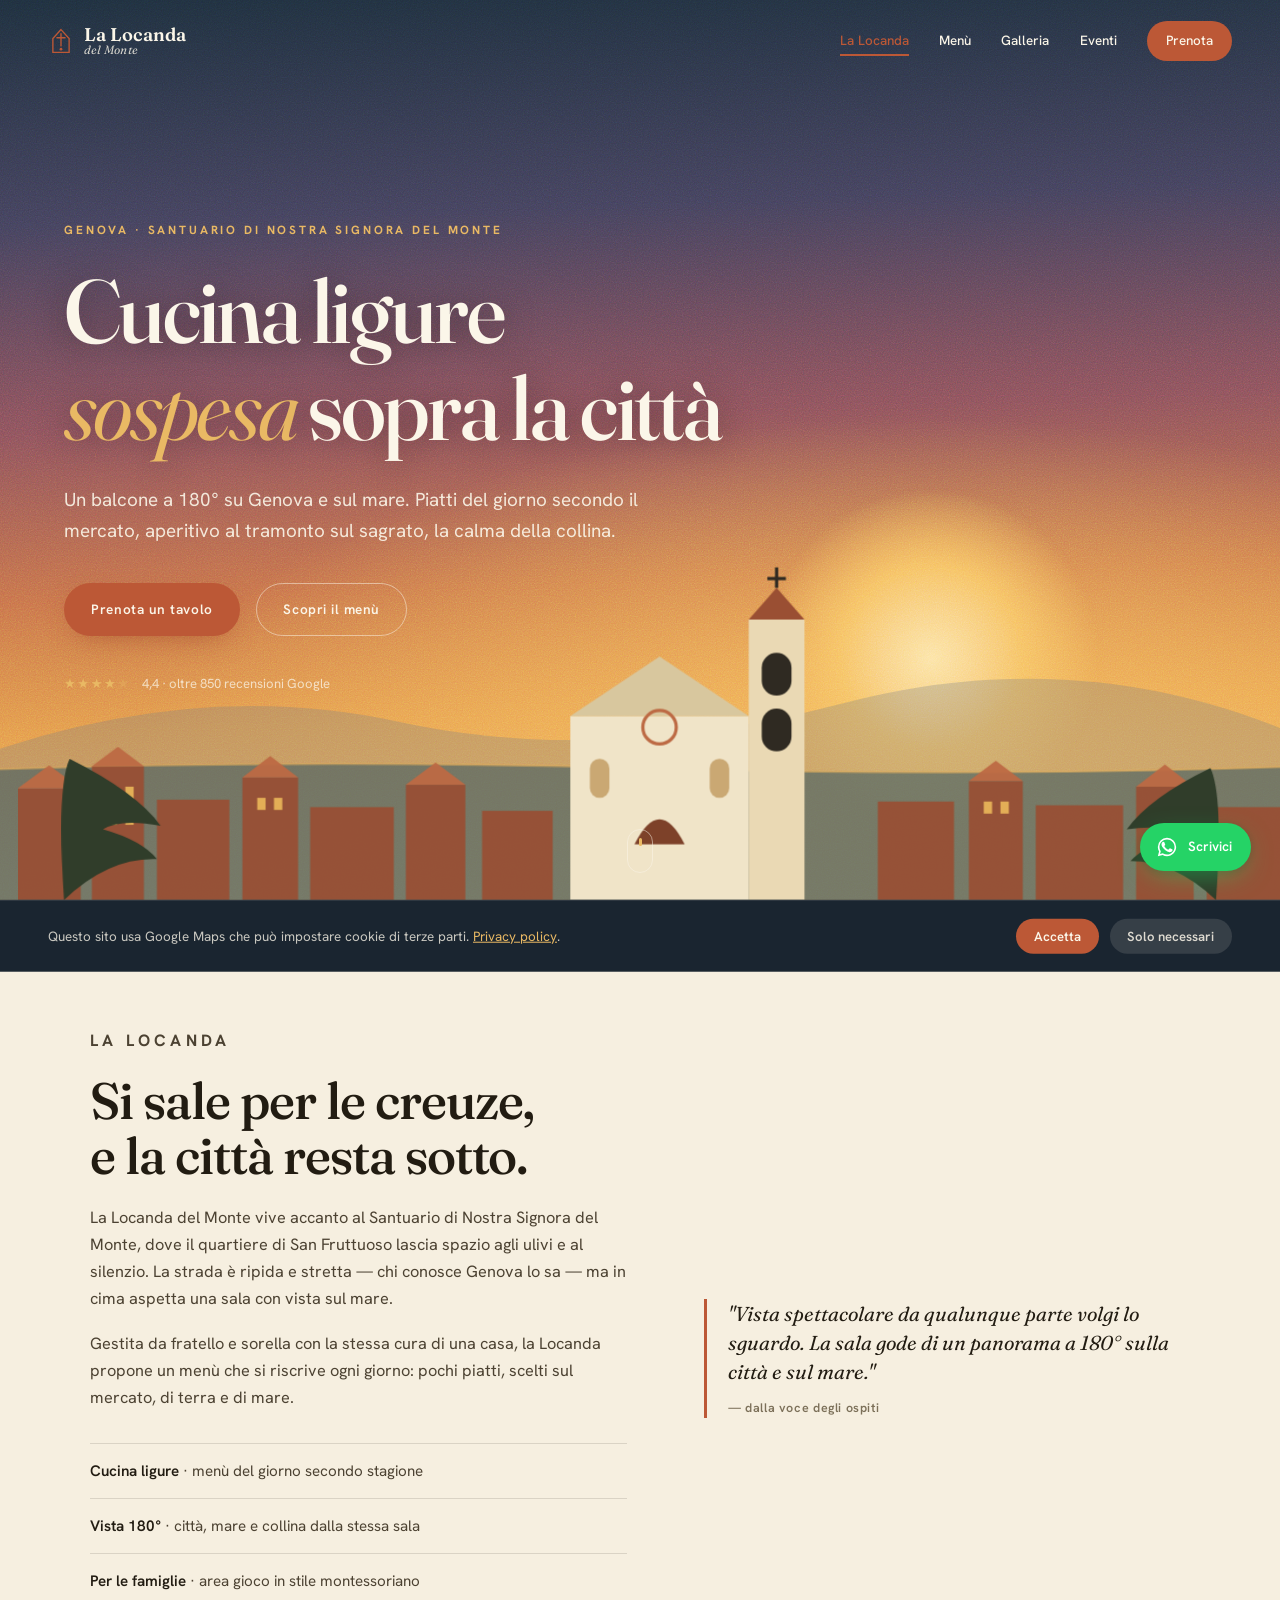
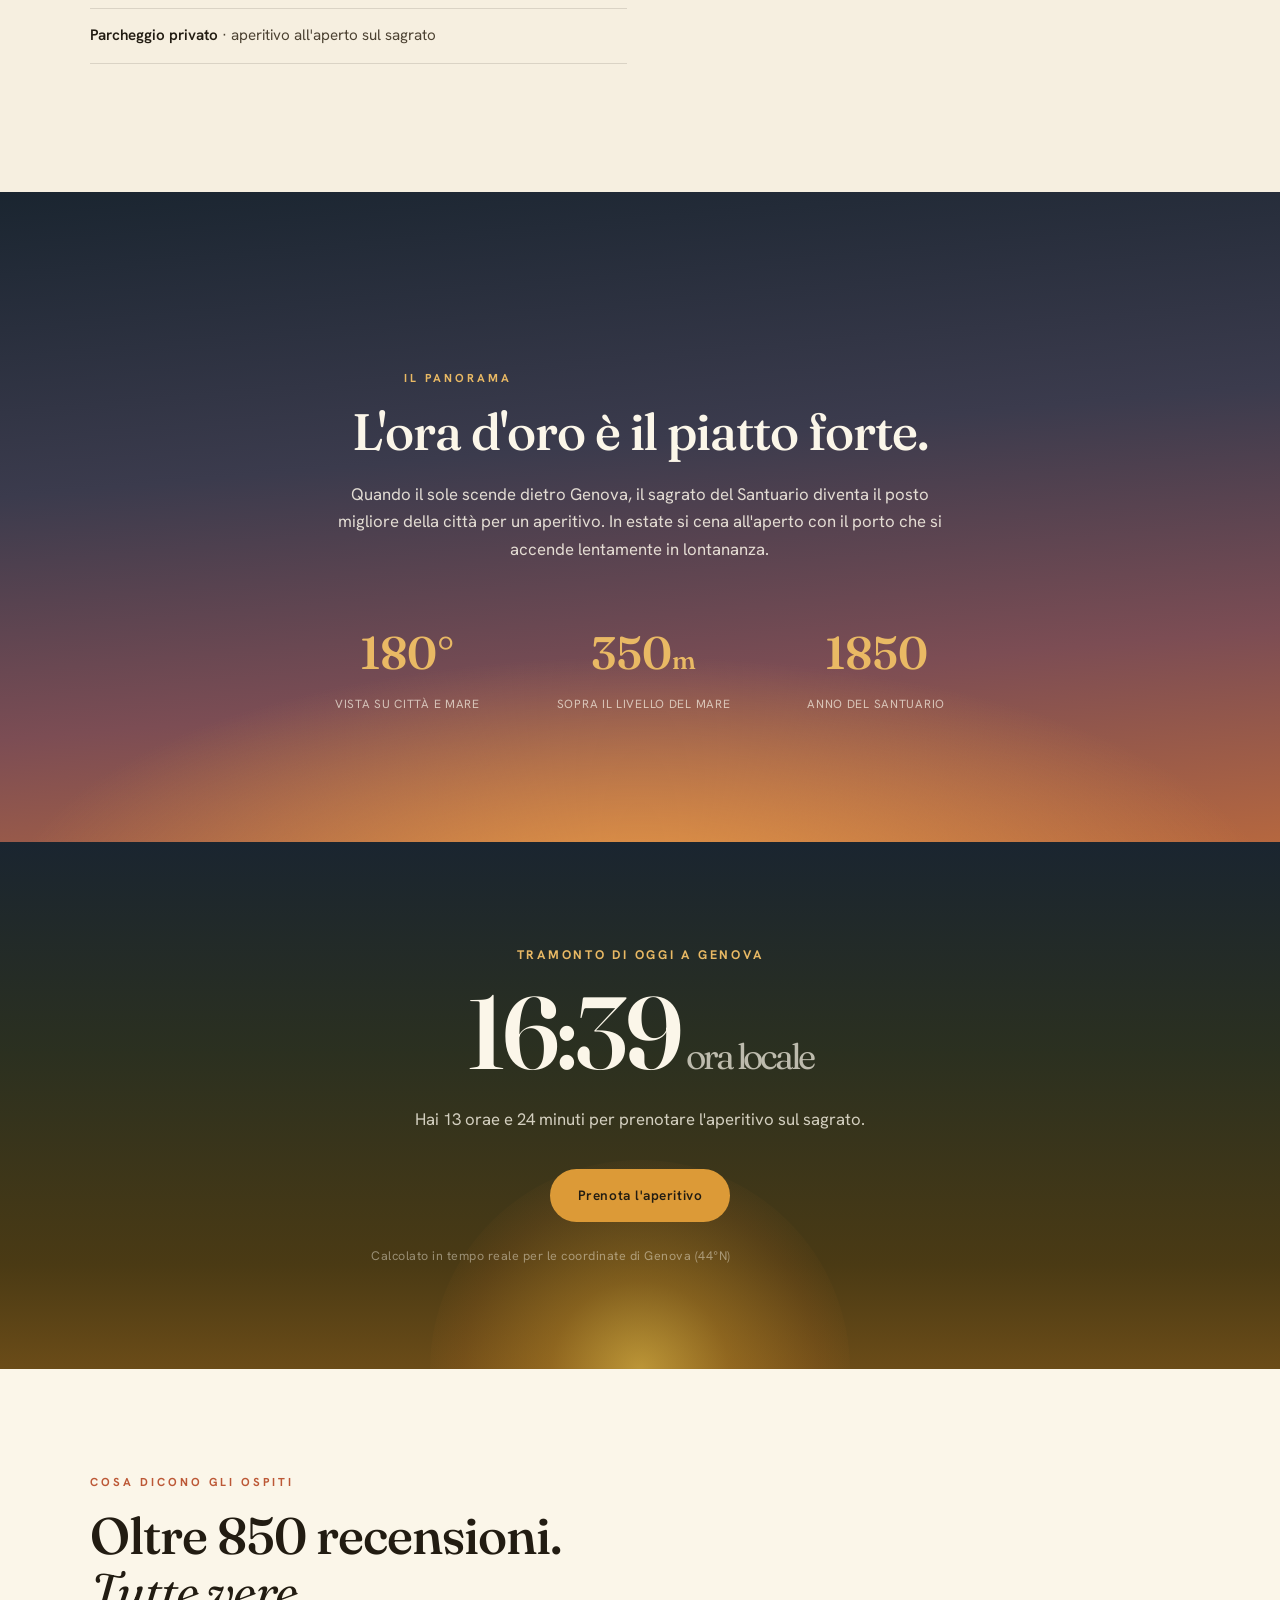
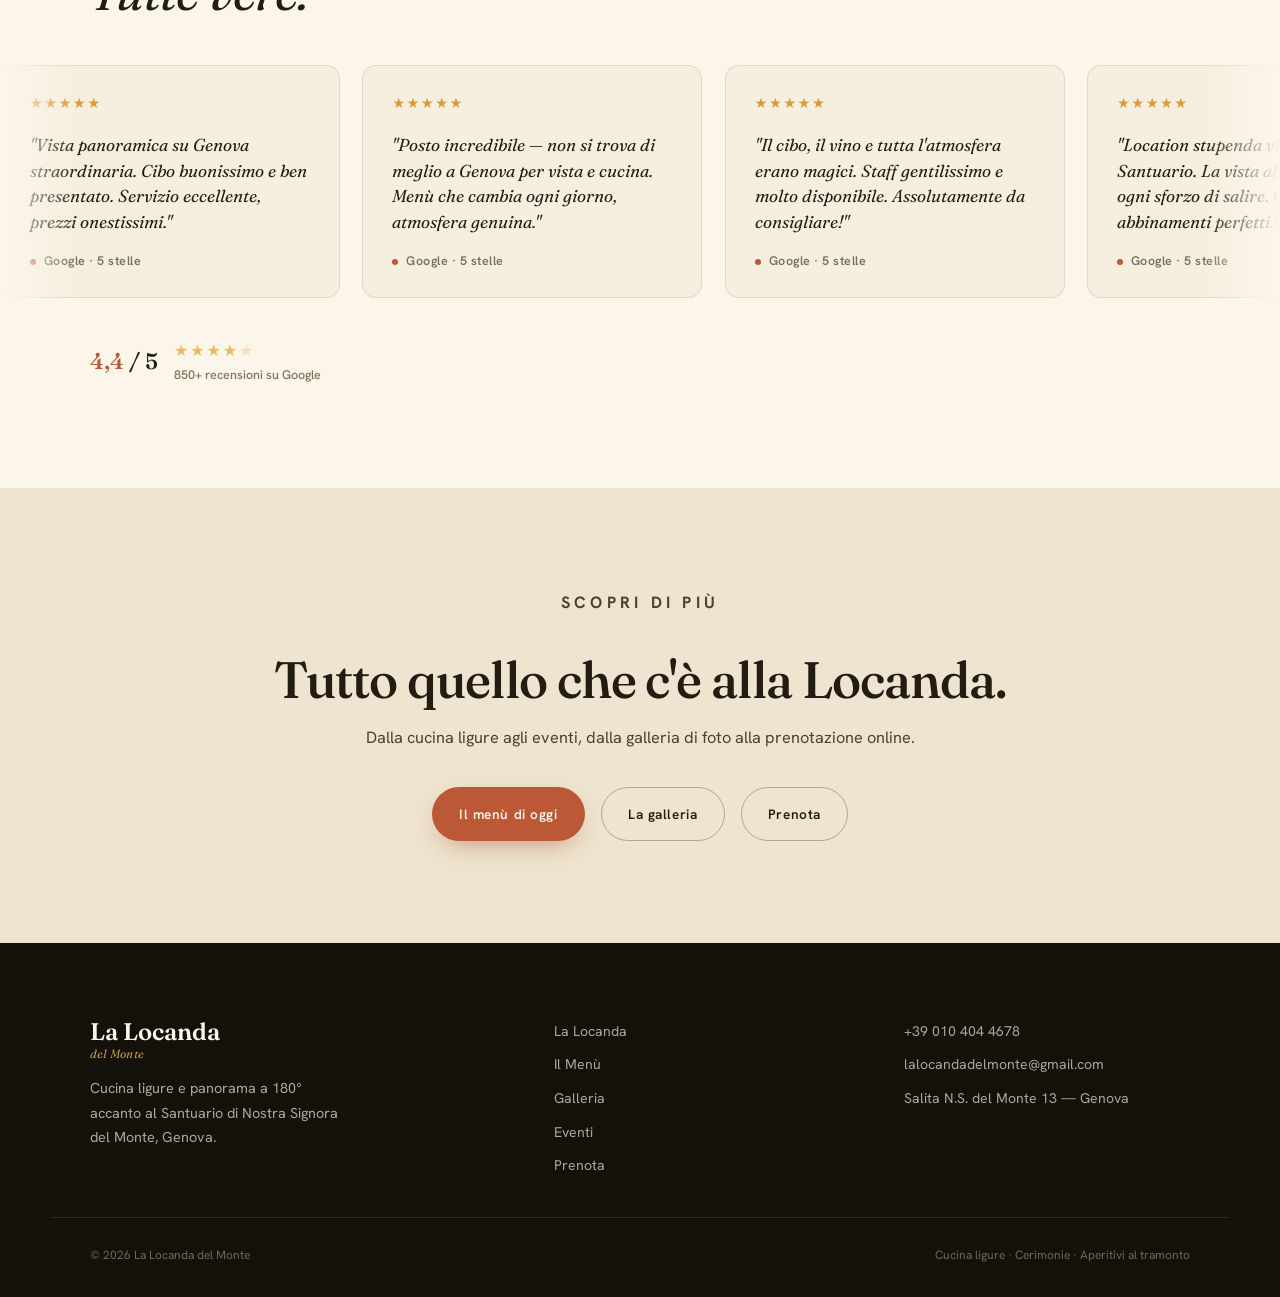
<file: index.html>
<!DOCTYPE html>
<html lang="it">
<head>
  <meta charset="UTF-8"/>
  <meta name="viewport" content="width=device-width,initial-scale=1.0"/>
  <title>La Locanda del Monte — Cucina ligure sopra Genova</title>
  <meta name="description" content="La Locanda del Monte: cucina ligure e vista panoramica a 180° su Genova e il mare, accanto al Santuario di Nostra Signora del Monte. Aperitivi al tramonto, cerimonie, menù del giorno."/>
  <!-- OG / Twitter -->
  <meta property="og:type" content="website"/>
  <meta property="og:site_name" content="La Locanda del Monte"/>
  <meta property="og:title" content="La Locanda del Monte — Cucina ligure sopra Genova"/>
  <meta property="og:description" content="Cucina ligure e vista a 180° su Genova. Aperitivi al tramonto sul sagrato. Menù del giorno secondo il mercato."/>
  <meta property="og:image" content="assets/og-image.jpg"/>
  <meta property="og:url" content="https://lalocandadelmonte.it/"/>
  <meta name="twitter:card" content="summary_large_image"/>
  <meta name="twitter:title" content="La Locanda del Monte — Cucina ligure sopra Genova"/>
  <meta name="twitter:description" content="Cucina ligure e vista a 180° su Genova e il mare."/>
  <meta name="twitter:image" content="assets/og-image.jpg"/>
  <!-- Canonical -->
  <link rel="canonical" href="https://lalocandadelmonte.it/"/>
  <link rel="icon" type="image/svg+xml" href="favicon.svg"/>
  <link rel="preconnect" href="https://fonts.googleapis.com"/>
  <link rel="preconnect" href="https://fonts.gstatic.com" crossorigin/>
  <link href="https://fonts.googleapis.com/css2?family=Fraunces:ital,opsz,wght@0,9..144,300..900;1,9..144,300..600&family=Hanken+Grotesk:wght@300;400;500;600;700&display=swap" rel="stylesheet"/>
  <link rel="stylesheet" href="styles.css"/>
  <!-- JSON-LD -->
  <script type="application/ld+json">
  {
    "@context":"https://schema.org","@type":"Restaurant",
    "name":"La Locanda del Monte",
    "description":"Ristorante di cucina ligure con vista panoramica a 180° su Genova e il mare, accanto al Santuario di Nostra Signora del Monte.",
    "url":"https://lalocandadelmonte.it",
    "telephone":"+390104044678",
    "email":"lalocandadelmonte@gmail.com",
    "address":{"@type":"PostalAddress","streetAddress":"Salita Nuova di Nostra Signora del Monte 13","addressLocality":"Genova","addressRegion":"GE","postalCode":"16143","addressCountry":"IT"},
    "geo":{"@type":"GeoCoordinates","latitude":44.4126501,"longitude":8.9633279},
    "servesCuisine":["Cucina Ligure","Italiana"],
    "priceRange":"€€",
    "image":"https://lalocandadelmonte.it/assets/og-image.jpg",
    "aggregateRating":{"@type":"AggregateRating","ratingValue":"4.4","reviewCount":"850","bestRating":"5"},
    "openingHoursSpecification":[
      {"@type":"OpeningHoursSpecification","dayOfWeek":["Wednesday","Thursday","Friday"],"opens":"18:30","closes":"23:00"},
      {"@type":"OpeningHoursSpecification","dayOfWeek":["Saturday","Sunday"],"opens":"12:00","closes":"15:00"},
      {"@type":"OpeningHoursSpecification","dayOfWeek":["Saturday","Sunday"],"opens":"18:30","closes":"23:00"}
    ],
    "amenityFeature":[
      {"@type":"LocationFeatureSpecification","name":"Outdoor seating","value":true},
      {"@type":"LocationFeatureSpecification","name":"Private parking","value":true},
      {"@type":"LocationFeatureSpecification","name":"Children play area","value":true}
    ]
  }
  </script>
</head>
<body data-page="home">

<!-- PRELOADER -->
<div class="preloader" id="preloader" aria-hidden="true">
  <svg class="preloader__icon" viewBox="0 0 64 64" width="72" height="72">
    <path class="preloader__path-1" d="M32 5 L54 28 L54 59 L10 59 L10 28 Z" fill="none" stroke="#BC5836" stroke-width="2.5" stroke-linecap="round" stroke-linejoin="round"/>
    <path class="preloader__path-2" d="M32 16 L32 42 M21 26 L43 26" stroke="#DC9A37" stroke-width="2.5" stroke-linecap="round"/>
  </svg>
  <span class="preloader__name">La Locanda del Monte</span>
  <span class="preloader__sub">Genova · San Fruttuoso</span>
</div>

<!-- NAV OVERLAY (mobile) -->
<div id="navOverlay" style="display:none;position:fixed;inset:0;z-index:98;background:rgba(0,0,0,.35)"></div>

<!-- NAV -->
<header class="nav" id="nav">
  <a href="index.html" class="nav__brand">
    <span class="nav__mark"><svg viewBox="0 0 32 32" width="26" height="26"><path d="M16 2L26 13L26 30L6 30L6 13Z" fill="none" stroke="currentColor" stroke-width="1.7"/><path d="M16 7L16 22M11 12L21 12" stroke="currentColor" stroke-width="1.7" stroke-linecap="round"/><circle cx="16" cy="26" r="1.7" fill="currentColor"/></svg></span>
    <span class="nav__name">La Locanda<em>del Monte</em></span>
  </a>
  <nav class="nav__links" id="navLinks">
    <a href="index.html" data-page="home">La Locanda</a>
    <a href="menu.html" data-page="menu">Menù</a>
    <a href="galleria.html" data-page="galleria">Galleria</a>
    <a href="eventi.html" data-page="eventi">Eventi</a>
    <a href="prenota.html" data-page="prenota" class="nav__cta">Prenota</a>
  </nav>
  <button class="nav__burger" id="navBurger" aria-label="Menù" aria-expanded="false"><span></span><span></span><span></span></button>
</header>

<!-- WHATSAPP FLOAT -->
<a class="wa-float" href="https://wa.me/393927000728?text=Ciao!%20Vorrei%20prenotare%20un%20tavolo%20alla%20Locanda%20del%20Monte." target="_blank" rel="noopener noreferrer" aria-label="Scrivici su WhatsApp">
  <svg viewBox="0 0 24 24" width="22" height="22" fill="currentColor"><path d="M17.472 14.382c-.297-.149-1.758-.867-2.03-.967-.273-.099-.471-.148-.67.15-.197.297-.767.966-.94 1.164-.173.199-.347.223-.644.075-.297-.15-1.255-.463-2.39-1.475-.883-.788-1.48-1.761-1.653-2.059-.173-.297-.018-.458.13-.606.134-.133.298-.347.446-.52.149-.174.198-.298.298-.497.099-.198.05-.371-.025-.52-.075-.149-.669-1.612-.916-2.207-.242-.579-.487-.5-.669-.51-.173-.008-.371-.01-.57-.01-.198 0-.52.074-.792.372-.272.297-1.04 1.016-1.04 2.479 0 1.462 1.065 2.875 1.213 3.074.149.198 2.096 3.2 5.077 4.487.709.306 1.262.489 1.694.625.712.227 1.36.195 1.871.118.571-.085 1.758-.719 2.006-1.413.248-.694.248-1.289.173-1.413-.074-.124-.272-.198-.57-.347z"/><path d="M12.004 2.003A9.998 9.998 0 002 12.001c0 1.763.463 3.456 1.344 4.942L2 22l5.227-1.314A9.996 9.996 0 0012.004 22C17.524 22 22 17.523 22 12.001A9.998 9.998 0 0012.004 2.003zm0 18.214a8.217 8.217 0 01-4.19-1.146l-.3-.178-3.103.779.818-2.972-.195-.305a8.213 8.213 0 01-1.254-4.395c0-4.538 3.694-8.23 8.231-8.23 4.536 0 8.229 3.692 8.229 8.23 0 4.537-3.693 8.217-8.236 8.217z"/></svg>
  <span class="wa-float__label">Scrivici</span>
</a>

<!-- COOKIE BANNER -->
<div class="cookie-banner" id="cookieBanner" role="dialog" aria-label="Cookie policy">
  <p>Questo sito usa Google Maps che può impostare cookie di terze parti. <a href="privacy.html">Privacy policy</a>.</p>
  <div class="cookie-banner__btns">
    <button class="cookie-btn cookie-btn--accept" id="cookieAccept">Accetta</button>
    <button class="cookie-btn cookie-btn--reject" id="cookieReject">Solo necessari</button>
  </div>
</div>

<!-- HERO -->
<section class="hero" id="top">
  <div class="hero__sky"></div>
  <div class="hero__sun" aria-hidden="true"></div>
  <div class="hero__grain" aria-hidden="true"></div>
  <svg class="hero__scene" viewBox="0 0 1440 620" preserveAspectRatio="xMidYMax slice" aria-hidden="true">
    <g class="scene-layer" data-depth="5"><path d="M0 468 Q240 380 460 428 T940 408 T1440 448 L1440 620 L0 620Z" fill="#7e8385" opacity=".3"/></g>
    <g class="scene-layer" data-depth="3"><path d="M0 480 Q360 468 720 478 T1440 476 L1440 620 L0 620Z" fill="#3d5a63" opacity=".6"/><path d="M0 480 Q360 468 720 478 T1440 476" fill="none" stroke="#e9b25c" stroke-width="2.5" opacity=".45"/></g>
    <g class="scene-layer" data-depth="12">
      <g fill="#9a4f33" opacity=".92"><rect x="50" y="500" width="68" height="120"/><rect x="130" y="476" width="56" height="144"/><rect x="200" y="512" width="78" height="108"/><rect x="292" y="488" width="60" height="132"/><rect x="365" y="520" width="90" height="100"/><rect x="468" y="496" width="64" height="124"/><rect x="550" y="524" width="76" height="96"/><rect x="976" y="514" width="82" height="106"/><rect x="1074" y="492" width="58" height="128"/><rect x="1146" y="518" width="94" height="102"/><rect x="1254" y="498" width="62" height="122"/><rect x="1330" y="520" width="84" height="100"/></g>
      <g fill="#bd6a44" opacity=".95"><path d="M50 500l34-25 34 25Z"/><path d="M130 476l28-21 28 21Z"/><path d="M292 488l30-23 30 23Z"/><path d="M468 496l32-24 32 24Z"/><path d="M1074 492l29-22 29 22Z"/><path d="M1254 498l31-24 31 24Z"/></g>
      <g fill="#f4c25e" opacity=".82"><rect x="148" y="498" width="9" height="13"/><rect x="166" y="498" width="9" height="13"/><rect x="148" y="526" width="9" height="13"/><rect x="166" y="526" width="9" height="13"/><rect x="308" y="510" width="9" height="13"/><rect x="326" y="510" width="9" height="13"/><rect x="1090" y="514" width="9" height="13"/><rect x="1108" y="514" width="9" height="13"/><rect x="1270" y="520" width="9" height="13"/><rect x="1288" y="520" width="9" height="13"/></g>
    </g>
    <g class="scene-layer" data-depth="17">
      <rect x="645" y="422" width="192" height="198" fill="#f0e4c8"/><path d="M645 422L741 358L837 422Z" fill="#d8c79e"/>
      <rect x="837" y="318" width="60" height="302" fill="#ead9b4"/><path d="M837 318L867 284L897 318Z" fill="#9a4f33"/>
      <rect x="851" y="354" width="32" height="46" rx="16" fill="#2f2a22"/><rect x="851" y="414" width="32" height="46" rx="16" fill="#2f2a22"/>
      <line x1="867" y1="284" x2="867" y2="262" stroke="#2f2a22" stroke-width="3.5"/><line x1="857" y1="274" x2="877" y2="274" stroke="#2f2a22" stroke-width="3.5"/>
      <circle cx="741" cy="434" r="18" fill="none" stroke="#bd6a44" stroke-width="3.5"/><path d="M714 560q27-54 54 0Z" fill="#7d4129"/>
      <rect x="666" y="468" width="21" height="42" rx="10.5" fill="#caa873"/><rect x="795" y="468" width="21" height="42" rx="10.5" fill="#caa873"/>
    </g>
    <g class="scene-layer" data-depth="27"><path d="M100 620q-8-122 6-152q72 36 98 72q-44-8-62 4q42 12 58 32q-52-2-100 44Z" fill="#303d2a"/><path d="M1340 620q8-112-6-142q-66 32-90 66q40-6 58 6q-40 12-54 28q48 0 92 42Z" fill="#303d2a"/></g>
  </svg>
  <div class="hero__inner">
    <p class="hero__eyebrow" data-anim="1">Genova · Santuario di Nostra Signora del Monte</p>
    <h1 class="hero__title"><span data-anim="2">Cucina ligure</span><span data-anim="3"><em>sospesa</em> sopra la città</span></h1>
    <p class="hero__lead" data-anim="4">Un balcone a 180° su Genova e sul mare. Piatti del giorno secondo il mercato, aperitivo al tramonto sul sagrato, la calma della collina.</p>
    <div class="hero__actions" data-anim="5">
      <a href="prenota.html" class="btn btn--solid">Prenota un tavolo</a>
      <a href="menu.html" class="btn btn--ghost">Scopri il menù</a>
    </div>
    <div class="hero__meta" data-anim="6">
      <span class="stars" aria-label="4,4 stelle su 5">★★★★<span class="stars__half">★</span></span>
      <span>4,4 · oltre 850 recensioni Google</span>
    </div>
  </div>
  <a href="#locanda" class="hero__scroll" aria-label="Scorri"><span></span></a>
</section>

<!-- LA LOCANDA -->
<section class="story" id="locanda">
  <div class="story__grid container">
    <div class="story__text reveal">
      <p class="kicker">La Locanda</p>
      <h2>Si sale per le creuze, e la città resta sotto.</h2>
      <p>La Locanda del Monte vive accanto al Santuario di Nostra Signora del Monte, dove il quartiere di San Fruttuoso lascia spazio agli ulivi e al silenzio. La strada è ripida e stretta — chi conosce Genova lo sa — ma in cima aspetta una sala con vista sul mare.</p>
      <p>Gestita da fratello e sorella con la stessa cura di una casa, la Locanda propone un menù che si riscrive ogni giorno: pochi piatti, scelti sul mercato, di terra e di mare.</p>
      <ul class="story__points">
        <li><strong>Cucina ligure</strong> · menù del giorno secondo stagione</li>
        <li><strong>Vista 180°</strong> · città, mare e collina dalla stessa sala</li>
        <li><strong>Per le famiglie</strong> · area gioco in stile montessoriano</li>
        <li><strong>Parcheggio privato</strong> · aperitivo all'aperto sul sagrato</li>
      </ul>
    </div>
    <figure class="story__quote reveal" style="--d:.1s">
      <div class="photo-slot photo--interior" role="img" aria-label="Sala interna della Locanda" loading="lazy"></div>
      <blockquote>"Vista spettacolare da qualunque parte volgi lo sguardo. La sala gode di un panorama a 180° sulla città e sul mare."<cite>— dalla voce degli ospiti</cite></blockquote>
    </figure>
  </div>
</section>

<!-- PANORAMA BAND -->
<section class="panorama" id="panorama">
  <div class="panorama__sky" aria-hidden="true"></div>
  <svg class="panorama__ridge" viewBox="0 0 1440 200" preserveAspectRatio="none" aria-hidden="true"><path d="M0 200L0 118Q220 58 460 94T920 78T1440 108L1440 200Z" fill="currentColor"/></svg>
  <div class="panorama__inner reveal">
    <p class="kicker kicker--light">Il Panorama</p>
    <h2>L'ora d'oro è il piatto forte.</h2>
    <p class="panorama__lead">Quando il sole scende dietro Genova, il sagrato del Santuario diventa il posto migliore della città per un aperitivo. In estate si cena all'aperto con il porto che si accende lentamente in lontananza.</p>
    <div class="panorama__stats">
      <div><span class="num">180°</span><span class="lbl">vista su città e mare</span></div>
      <div><span class="num">350<small>m</small></span><span class="lbl">sopra il livello del mare</span></div>
      <div><span class="num">1850</span><span class="lbl">anno del Santuario</span></div>
    </div>
  </div>
  <svg class="panorama__ridge panorama__ridge--bottom" viewBox="0 0 1440 200" preserveAspectRatio="none" aria-hidden="true"><path d="M0 0L0 90Q360 160 720 120T1440 100L1440 0Z" fill="currentColor"/></svg>
</section>

<!-- SUNSET WIDGET -->
<section class="sunset" id="tramonto">
  <div class="sunset__sun" aria-hidden="true"></div>
  <div class="sunset__inner">
    <span class="sunset__label">Tramonto di oggi a Genova</span>
    <div class="sunset__time" aria-live="polite"><span id="sunsetTime">--:--</span><span class="sunset__ampm">ora locale</span></div>
    <p class="sunset__sub" id="sunsetSub">Prenota il tuo aperitivo sul sagrato.</p>
    <a href="prenota.html" class="btn btn--gold">Prenota l'aperitivo</a>
    <p class="sunset__note">Calcolato in tempo reale per le coordinate di Genova (44°N)</p>
  </div>
</section>

<!-- RECENSIONI TICKER -->
<section class="reviews" id="recensioni">
  <div class="reviews__head container reveal">
    <p class="kicker">Cosa dicono gli ospiti</p>
    <h2>Oltre 850 recensioni.<br/><em style="font-weight:380;font-style:italic">Tutte vere.</em></h2>
  </div>
  <div class="ticker-wrap" aria-label="Carosello recensioni">
    <div class="ticker-track">
      <!-- CARD SET 1 -->
      <article class="review-card"><div class="review-card__stars">★★★★★</div><p class="review-card__text">"Vista panoramica su Genova straordinaria. Cibo buonissimo e ben presentato. Servizio eccellente, prezzi onestissimi."</p><footer class="review-card__meta"><span></span>Google · 5 stelle</footer></article>
      <article class="review-card"><div class="review-card__stars">★★★★★</div><p class="review-card__text">"Posto incredibile — non si trova di meglio a Genova per vista e cucina. Menù che cambia ogni giorno, atmosfera genuina."</p><footer class="review-card__meta"><span></span>Google · 5 stelle</footer></article>
      <article class="review-card"><div class="review-card__stars">★★★★★</div><p class="review-card__text">"Il cibo, il vino e tutta l'atmosfera erano magici. Staff gentilissimo e molto disponibile. Assolutamente da consigliare!"</p><footer class="review-card__meta"><span></span>Google · 5 stelle</footer></article>
      <article class="review-card"><div class="review-card__stars">★★★★★</div><p class="review-card__text">"Location stupenda vicino al Santuario. La vista al tramonto vale ogni sforzo di salire. Ottimo vino con abbinamenti perfetti."</p><footer class="review-card__meta"><span></span>Google · 5 stelle</footer></article>
      <article class="review-card"><div class="review-card__stars">★★★★★</div><p class="review-card__text">"Chef giovane e appassionato, team professionale, accoglienza calorosa. Cucina del territorio con qualche bella sorpresa."</p><footer class="review-card__meta"><span></span>Google · maggio 2025</footer></article>
      <article class="review-card"><div class="review-card__stars">★★★★★</div><p class="review-card__text">"Il matrimonio più bello che potevo immaginare. Menù costruito insieme, aperitivo sul sagrato con il tramonto come sfondo."</p><footer class="review-card__meta"><span></span>Google · 5 stelle</footer></article>
      <article class="review-card"><div class="review-card__stars">★★★★★</div><p class="review-card__text">"Cucina tipica genovese eccellente. Ravioli di magro e fritto leggero come piuma. Personale di una gentilezza davvero rara."</p><footer class="review-card__meta"><span></span>Google · 5 stelle</footer></article>
      <article class="review-card"><div class="review-card__stars">★★★★★</div><p class="review-card__text">"Vista a 180° su Genova e il mare dalla stessa sala. Un posto che vale ogni sforzo di salire le creuze."</p><footer class="review-card__meta"><span></span>Google · 5 stelle</footer></article>
      <!-- CARD SET 2 (duplicato per loop seamless) -->
      <article class="review-card"><div class="review-card__stars">★★★★★</div><p class="review-card__text">"Vista panoramica su Genova straordinaria. Cibo buonissimo e ben presentato. Servizio eccellente, prezzi onestissimi."</p><footer class="review-card__meta"><span></span>Google · 5 stelle</footer></article>
      <article class="review-card"><div class="review-card__stars">★★★★★</div><p class="review-card__text">"Posto incredibile — non si trova di meglio a Genova per vista e cucina. Menù che cambia ogni giorno, atmosfera genuina."</p><footer class="review-card__meta"><span></span>Google · 5 stelle</footer></article>
      <article class="review-card"><div class="review-card__stars">★★★★★</div><p class="review-card__text">"Il cibo, il vino e tutta l'atmosfera erano magici. Staff gentilissimo e molto disponibile. Assolutamente da consigliare!"</p><footer class="review-card__meta"><span></span>Google · 5 stelle</footer></article>
      <article class="review-card"><div class="review-card__stars">★★★★★</div><p class="review-card__text">"Location stupenda vicino al Santuario. La vista al tramonto vale ogni sforzo di salire. Ottimo vino con abbinamenti perfetti."</p><footer class="review-card__meta"><span></span>Google · 5 stelle</footer></article>
      <article class="review-card"><div class="review-card__stars">★★★★★</div><p class="review-card__text">"Chef giovane e appassionato, team professionale, accoglienza calorosa. Cucina del territorio con qualche bella sorpresa."</p><footer class="review-card__meta"><span></span>Google · maggio 2025</footer></article>
      <article class="review-card"><div class="review-card__stars">★★★★★</div><p class="review-card__text">"Il matrimonio più bello che potevo immaginare. Menù costruito insieme, aperitivo sul sagrato con il tramonto come sfondo."</p><footer class="review-card__meta"><span></span>Google · 5 stelle</footer></article>
      <article class="review-card"><div class="review-card__stars">★★★★★</div><p class="review-card__text">"Cucina tipica genovese eccellente. Ravioli di magro e fritto leggero come piuma. Personale di una gentilezza davvero rara."</p><footer class="review-card__meta"><span></span>Google · 5 stelle</footer></article>
      <article class="review-card"><div class="review-card__stars">★★★★★</div><p class="review-card__text">"Vista a 180° su Genova e il mare dalla stessa sala. Un posto che vale ogni sforzo di salire le creuze."</p><footer class="review-card__meta"><span></span>Google · 5 stelle</footer></article>
    </div>
  </div>
  <div class="reviews__footer container">
    <div class="reviews__total"><em>4,4</em> / 5</div>
    <div><div class="stars" aria-hidden="true">★★★★<span class="stars__half">★</span></div><div class="reviews__src">850+ recensioni su Google</div></div>
  </div>
</section>

<!-- CTA BAND -->
<div class="cta-band">
  <div class="container reveal">
    <p class="kicker" style="text-align:center">Scopri di più</p>
    <h2>Tutto quello che c'è alla Locanda.</h2>
    <p style="text-align:center">Dalla cucina ligure agli eventi, dalla galleria di foto alla prenotazione online.</p>
    <div class="cta-band__btns">
      <a href="menu.html" class="btn btn--solid">Il menù di oggi</a>
      <a href="galleria.html" class="btn btn--ghost" style="color:var(--ink);border-color:rgba(34,28,18,.3)">La galleria</a>
      <a href="prenota.html" class="btn btn--ghost" style="color:var(--ink);border-color:rgba(34,28,18,.3)">Prenota</a>
    </div>
  </div>
</div>

<!-- FOOTER -->
<footer class="footer">
  <div class="footer__inner">
    <div class="footer__brand">
      <span class="nav__name nav__name--lg">La Locanda<em>del Monte</em></span>
      <p>Cucina ligure e panorama a 180° accanto al Santuario di Nostra Signora del Monte, Genova.</p>
    </div>
    <nav class="footer__nav"><a href="index.html">La Locanda</a><a href="menu.html">Il Menù</a><a href="galleria.html">Galleria</a><a href="eventi.html">Eventi</a><a href="prenota.html">Prenota</a></nav>
    <div class="footer__contact"><a href="tel:+390104044678">+39 010 404 4678</a><a href="mailto:lalocandadelmonte@gmail.com">lalocandadelmonte@gmail.com</a><span>Salita N.S. del Monte 13 — Genova</span></div>
  </div>
  <div class="footer__base"><span>© <span id="year"></span> La Locanda del Monte</span><span>Cucina ligure · Cerimonie · Aperitivi al tramonto</span></div>
</footer>

<script src="script.js"></script>
</body>
</html>
</file>
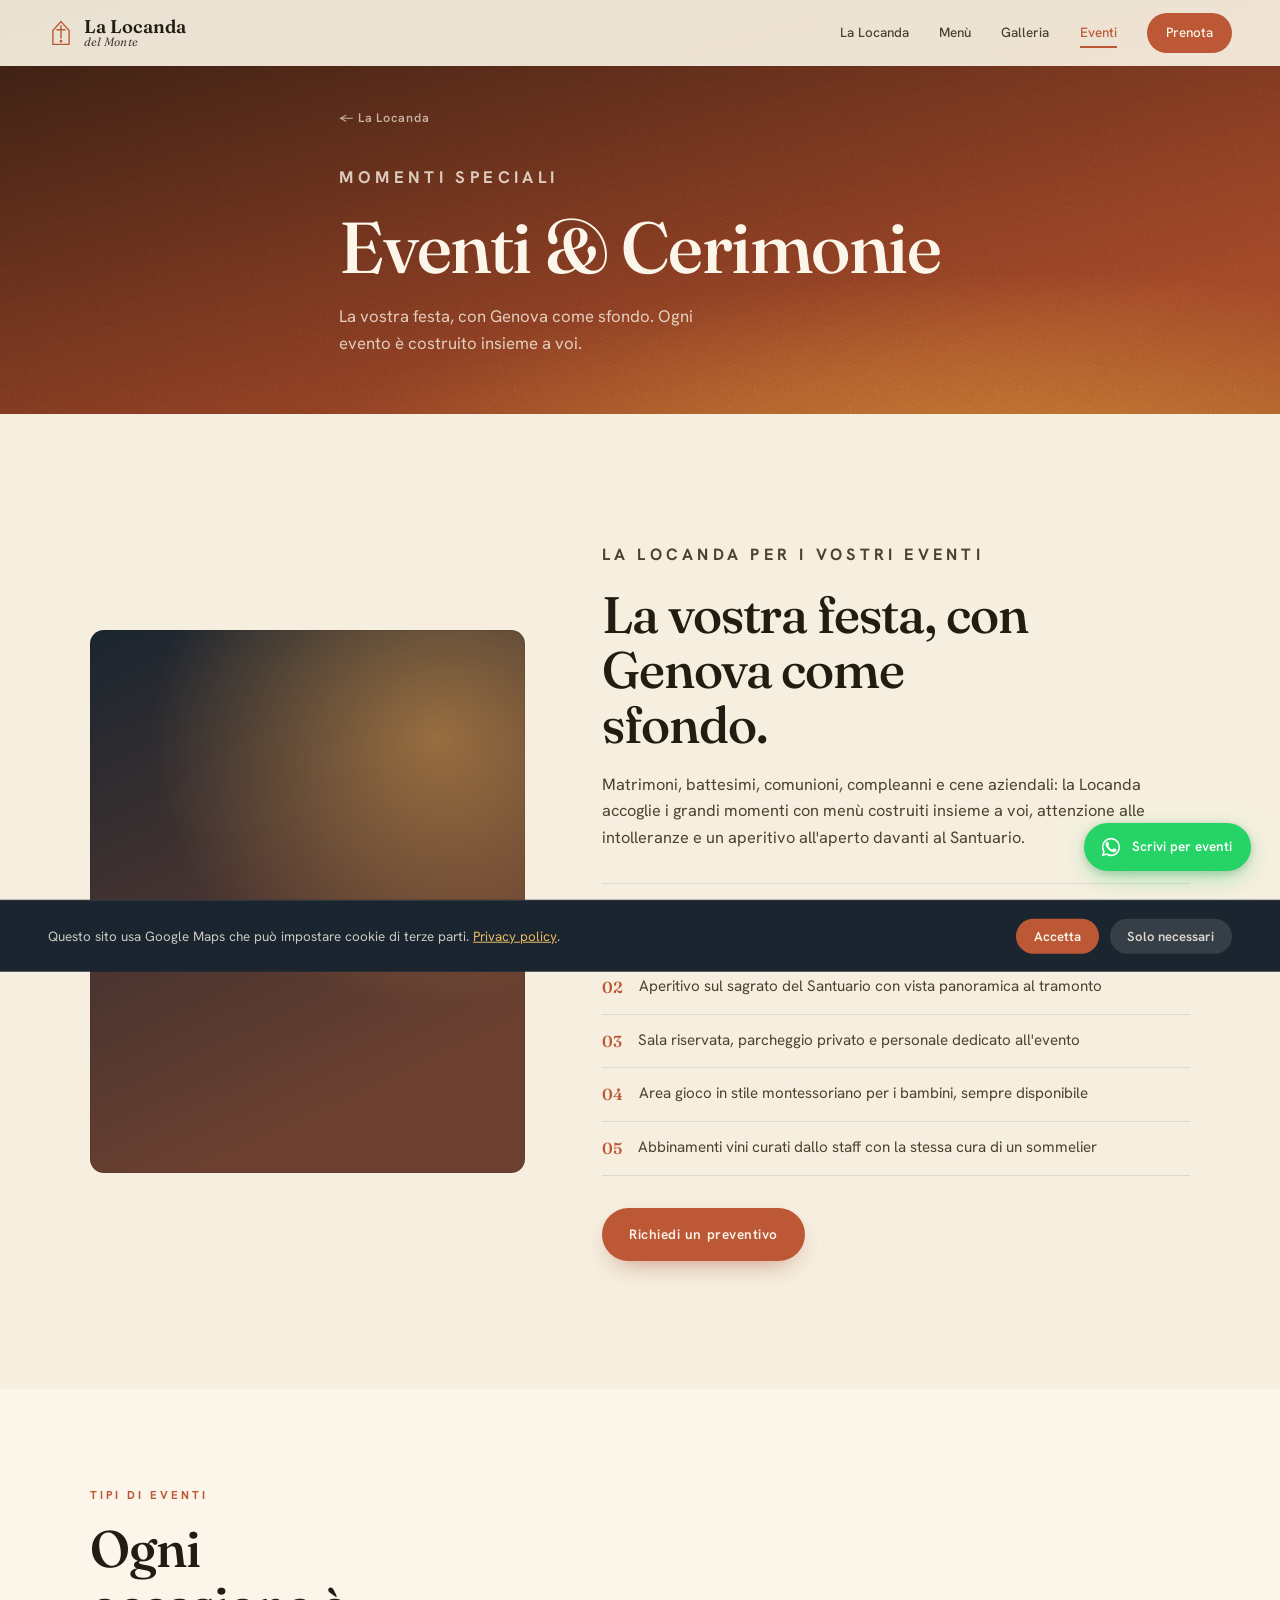
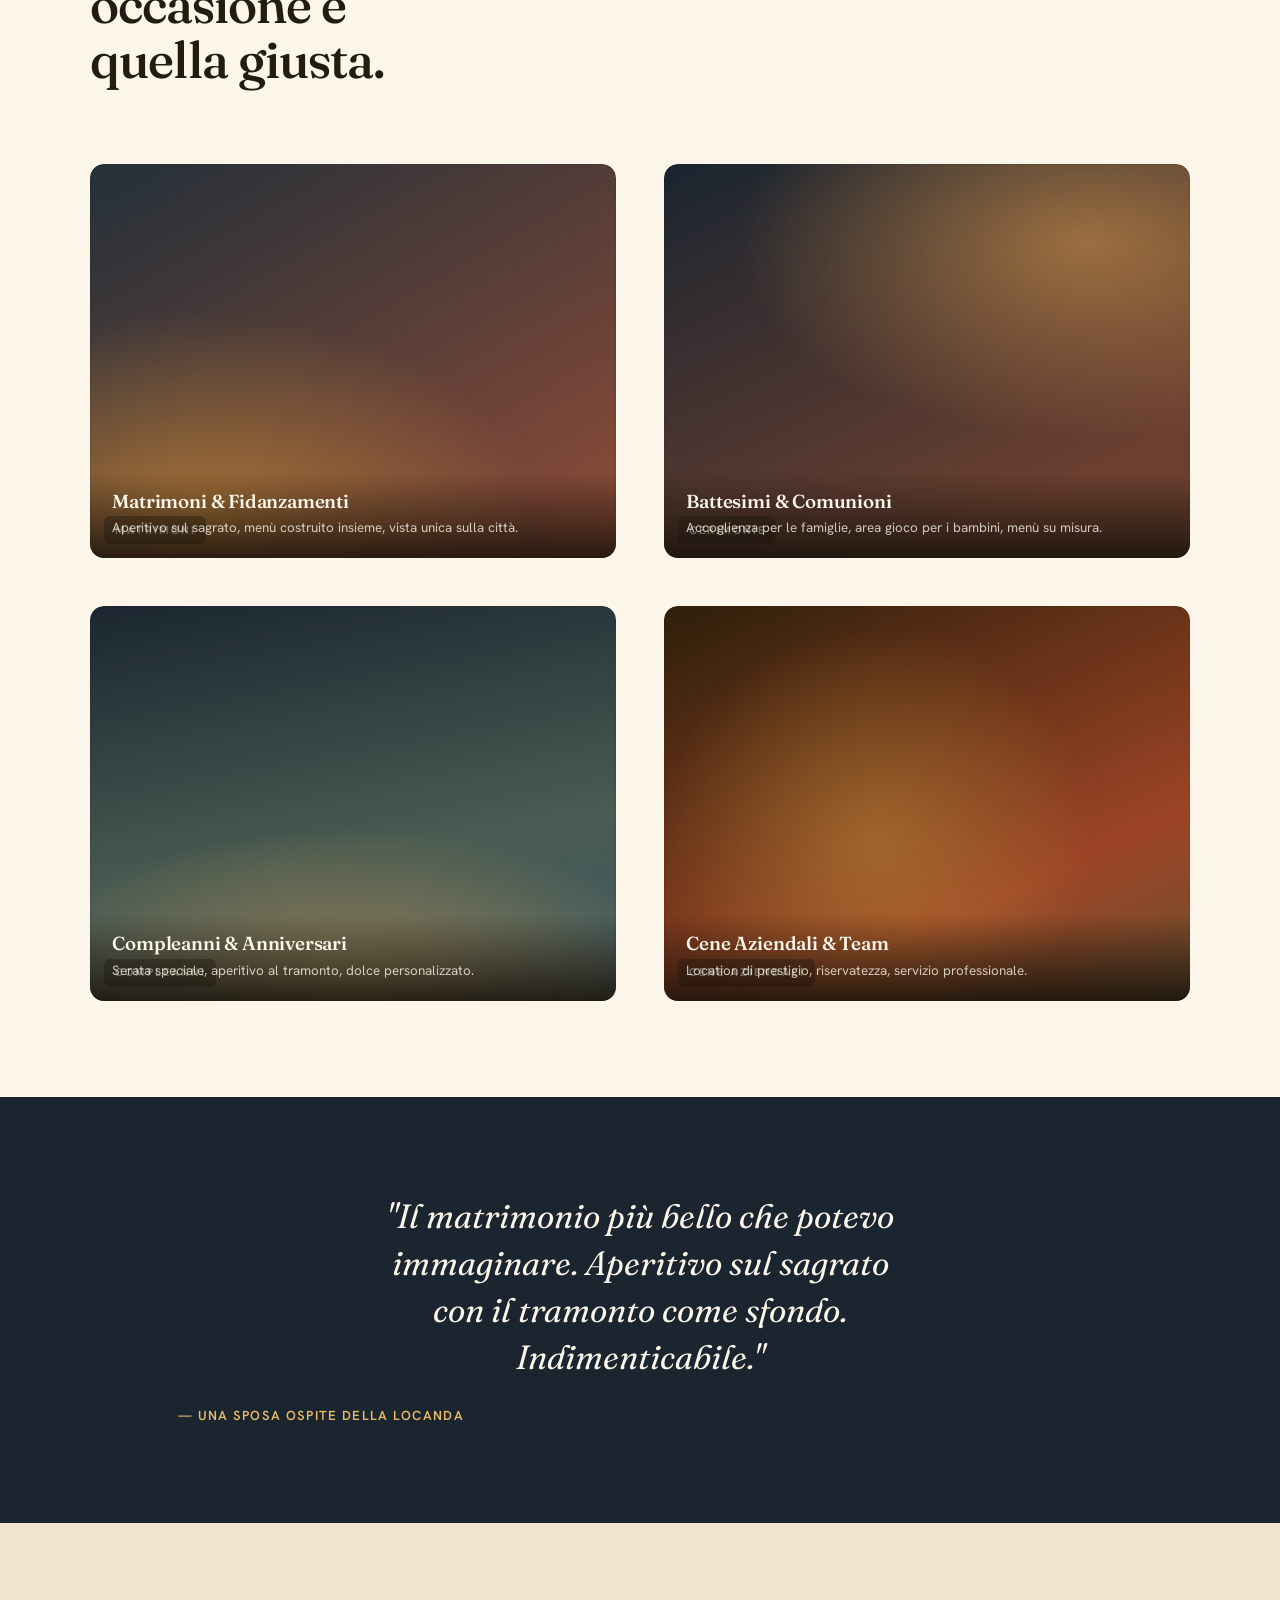
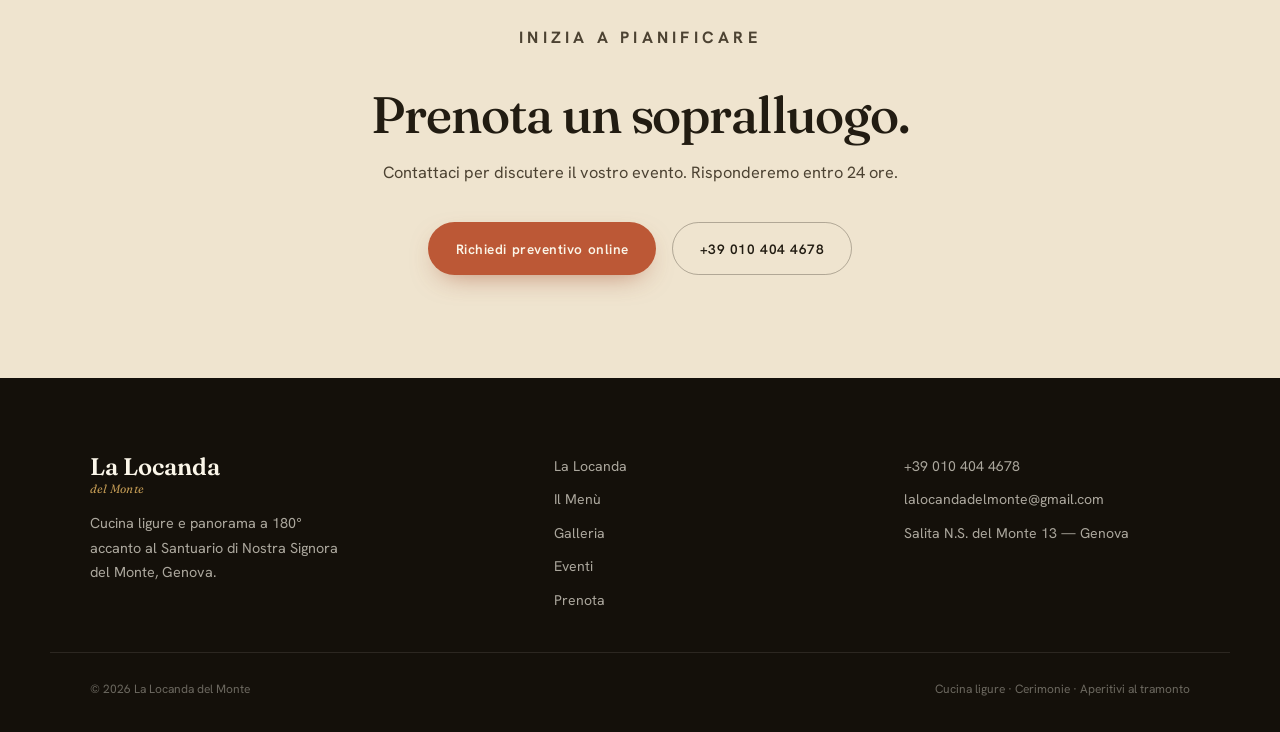
<file: eventi.html>
<!DOCTYPE html>
<html lang="it">
<head>
  <meta charset="UTF-8"/><meta name="viewport" content="width=device-width,initial-scale=1.0"/>
  <title>Eventi &amp; Cerimonie — La Locanda del Monte</title>
  <meta name="description" content="Matrimoni, battesimi, compleanni e cene aziendali alla Locanda del Monte. Aperitivo sul sagrato, menù personalizzato, vista panoramica su Genova."/>
  <meta property="og:title" content="Eventi &amp; Cerimonie — La Locanda del Monte"/><meta property="og:image" content="assets/og-image.jpg"/><meta property="og:url" content="https://lalocandadelmonte.it/eventi.html"/>
  <link rel="canonical" href="https://lalocandadelmonte.it/eventi.html"/>
  <link rel="icon" type="image/svg+xml" href="favicon.svg"/>
  <link rel="preconnect" href="https://fonts.googleapis.com"/><link rel="preconnect" href="https://fonts.gstatic.com" crossorigin/><link href="https://fonts.googleapis.com/css2?family=Fraunces:ital,opsz,wght@0,9..144,300..900;1,9..144,300..600&family=Hanken+Grotesk:wght@300;400;500;600;700&display=swap" rel="stylesheet"/>
  <link rel="stylesheet" href="styles.css"/>
</head>
<body data-page="eventi">
<div class="preloader" id="preloader" aria-hidden="true"><svg class="preloader__icon" viewBox="0 0 64 64" width="72" height="72"><path class="preloader__path-1" d="M32 5L54 28L54 59L10 59L10 28Z" fill="none" stroke="#BC5836" stroke-width="2.5" stroke-linecap="round" stroke-linejoin="round"/><path class="preloader__path-2" d="M32 16L32 42M21 26L43 26" stroke="#DC9A37" stroke-width="2.5" stroke-linecap="round"/></svg><span class="preloader__name">La Locanda del Monte</span><span class="preloader__sub">Genova · San Fruttuoso</span></div>
<div id="navOverlay" style="display:none;position:fixed;inset:0;z-index:98;background:rgba(0,0,0,.35)"></div>
<header class="nav nav--solid" id="nav">
  <a href="index.html" class="nav__brand"><span class="nav__mark"><svg viewBox="0 0 32 32" width="26" height="26"><path d="M16 2L26 13L26 30L6 30L6 13Z" fill="none" stroke="currentColor" stroke-width="1.7"/><path d="M16 7L16 22M11 12L21 12" stroke="currentColor" stroke-width="1.7" stroke-linecap="round"/><circle cx="16" cy="26" r="1.7" fill="currentColor"/></svg></span><span class="nav__name">La Locanda<em>del Monte</em></span></a>
  <nav class="nav__links" id="navLinks"><a href="index.html" data-page="home">La Locanda</a><a href="menu.html" data-page="menu">Menù</a><a href="galleria.html" data-page="galleria">Galleria</a><a href="eventi.html" data-page="eventi">Eventi</a><a href="prenota.html" data-page="prenota" class="nav__cta">Prenota</a></nav>
  <button class="nav__burger" id="navBurger" aria-label="Menù" aria-expanded="false"><span></span><span></span><span></span></button>
</header>
<a class="wa-float" href="https://wa.me/393927000728?text=Ciao!%20Vorrei%20informazioni%20per%20organizzare%20un%20evento%20alla%20Locanda%20del%20Monte." target="_blank" rel="noopener noreferrer" aria-label="WhatsApp"><svg viewBox="0 0 24 24" width="22" height="22" fill="currentColor"><path d="M17.472 14.382c-.297-.149-1.758-.867-2.03-.967-.273-.099-.471-.148-.67.15-.197.297-.767.966-.94 1.164-.173.199-.347.223-.644.075-.297-.15-1.255-.463-2.39-1.475-.883-.788-1.48-1.761-1.653-2.059-.173-.297-.018-.458.13-.606.134-.133.298-.347.446-.52.149-.174.198-.298.298-.497.099-.198.05-.371-.025-.52-.075-.149-.669-1.612-.916-2.207-.242-.579-.487-.5-.669-.51-.173-.008-.371-.01-.57-.01-.198 0-.52.074-.792.372-.272.297-1.04 1.016-1.04 2.479 0 1.462 1.065 2.875 1.213 3.074.149.198 2.096 3.2 5.077 4.487.709.306 1.262.489 1.694.625.712.227 1.36.195 1.871.118.571-.085 1.758-.719 2.006-1.413.248-.694.248-1.289.173-1.413-.074-.124-.272-.198-.57-.347z"/><path d="M12.004 2.003A9.998 9.998 0 002 12.001c0 1.763.463 3.456 1.344 4.942L2 22l5.227-1.314A9.996 9.996 0 0012.004 22C17.524 22 22 17.523 22 12.001A9.998 9.998 0 0012.004 2.003zm0 18.214a8.217 8.217 0 01-4.19-1.146l-.3-.178-3.103.779.818-2.972-.195-.305a8.213 8.213 0 01-1.254-4.395c0-4.538 3.694-8.23 8.231-8.23 4.536 0 8.229 3.692 8.229 8.23 0 4.537-3.693 8.217-8.236 8.217z"/></svg><span class="wa-float__label">Scrivi per eventi</span></a>
<div class="cookie-banner" id="cookieBanner"><p>Questo sito usa Google Maps che può impostare cookie di terze parti. <a href="privacy.html">Privacy policy</a>.</p><div class="cookie-banner__btns"><button class="cookie-btn cookie-btn--accept" id="cookieAccept">Accetta</button><button class="cookie-btn cookie-btn--reject" id="cookieReject">Solo necessari</button></div></div>

<section class="page-hero page-hero--eventi">
  <div class="page-hero__grain" aria-hidden="true"></div>
  <div class="page-hero__inner container"><a class="page-hero__back" href="index.html">← La Locanda</a><p class="kicker kicker--light">Momenti speciali</p><h1>Eventi &amp; Cerimonie</h1><p>La vostra festa, con Genova come sfondo. Ogni evento è costruito insieme a voi.</p></div>
</section>

<section style="padding:clamp(5rem,10vw,8rem) 0;background:var(--ivory)">
  <div class="container">
    <div class="events-hero-grid">
      <div class="photo-slot photo--event2 reveal" style="aspect-ratio:4/5" role="img" aria-label="Tavola allestita per cerimonia"></div>
      <div class="events__text reveal" style="--d:.1s">
        <p class="kicker">La Locanda per i vostri eventi</p>
        <h2>La vostra festa, con Genova come sfondo.</h2>
        <p>Matrimoni, battesimi, comunioni, compleanni e cene aziendali: la Locanda accoglie i grandi momenti con menù costruiti insieme a voi, attenzione alle intolleranze e un aperitivo all'aperto davanti al Santuario.</p>
        <div class="events__list">
          <div><span>01</span><p>Menù personalizzato, costruito con lo chef in base alle vostre preferenze e intolleranze</p></div>
          <div><span>02</span><p>Aperitivo sul sagrato del Santuario con vista panoramica al tramonto</p></div>
          <div><span>03</span><p>Sala riservata, parcheggio privato e personale dedicato all'evento</p></div>
          <div><span>04</span><p>Area gioco in stile montessoriano per i bambini, sempre disponibile</p></div>
          <div><span>05</span><p>Abbinamenti vini curati dallo staff con la stessa cura di un sommelier</p></div>
        </div>
        <a href="prenota.html" class="btn btn--solid">Richiedi un preventivo</a>
      </div>
    </div>
  </div>
</section>

<section style="padding:clamp(4rem,8vw,6rem) 0;background:var(--cream)">
  <div class="container">
    <div class="reveal" style="max-width:36ch;margin-bottom:2.5rem"><p class="kicker">Tipi di eventi</p><h2>Ogni occasione è quella giusta.</h2></div>
    <div class="events-grid-2">
      <div class="event-card reveal"><div class="photo-slot photo--event" style="aspect-ratio:4/3"><span class="photo-tag">Matrimoni</span></div><div class="event-card__label"><h3>Matrimoni &amp; Fidanzamenti</h3><p>Aperitivo sul sagrato, menù costruito insieme, vista unica sulla città.</p></div></div>
      <div class="event-card reveal" style="--d:.08s"><div class="photo-slot photo--event2" style="aspect-ratio:4/3"><span class="photo-tag">Cerimonie</span></div><div class="event-card__label"><h3>Battesimi &amp; Comunioni</h3><p>Accoglienza per le famiglie, area gioco per i bambini, menù su misura.</p></div></div>
      <div class="event-card reveal" style="--d:.04s"><div class="photo-slot photo--outdoor" style="aspect-ratio:4/3"><span class="photo-tag">Compleanni</span></div><div class="event-card__label"><h3>Compleanni &amp; Anniversari</h3><p>Serata speciale, aperitivo al tramonto, dolce personalizzato.</p></div></div>
      <div class="event-card reveal" style="--d:.12s"><div class="photo-slot photo--sala" style="aspect-ratio:4/3"><span class="photo-tag">Cene aziendali</span></div><div class="event-card__label"><h3>Cene Aziendali &amp; Team</h3><p>Location di prestigio, riservatezza, servizio professionale.</p></div></div>
    </div>
  </div>
</section>

<!-- QUOTE EVENTI -->
<section style="background:var(--dusk);color:var(--cream);padding:clamp(4rem,8vw,6rem) 0;text-align:center">
  <div class="container"><blockquote style="font-family:var(--font-d);font-size:clamp(1.4rem,3vw,2.1rem);font-style:italic;font-weight:380;line-height:1.4;max-width:24ch;margin:0 auto">"Il matrimonio più bello che potevo immaginare. Aperitivo sul sagrato con il tramonto come sfondo. Indimenticabile."</blockquote><p style="margin-top:1.5rem;font-size:.82rem;font-weight:600;letter-spacing:.1em;text-transform:uppercase;color:var(--gold-s)">— Una sposa ospite della Locanda</p></div>
</section>

<div class="cta-band">
  <div class="container reveal"><p class="kicker" style="text-align:center">Inizia a pianificare</p><h2>Prenota un sopralluogo.</h2><p style="text-align:center">Contattaci per discutere il vostro evento. Risponderemo entro 24 ore.</p><div class="cta-band__btns"><a href="prenota.html" class="btn btn--solid">Richiedi preventivo online</a><a href="tel:+390104044678" class="btn btn--ghost" style="color:var(--ink);border-color:rgba(34,28,18,.3)">+39 010 404 4678</a></div></div>
</div>

<footer class="footer">
  <div class="footer__inner"><div class="footer__brand"><span class="nav__name nav__name--lg">La Locanda<em>del Monte</em></span><p>Cucina ligure e panorama a 180° accanto al Santuario di Nostra Signora del Monte, Genova.</p></div><nav class="footer__nav"><a href="index.html">La Locanda</a><a href="menu.html">Il Menù</a><a href="galleria.html">Galleria</a><a href="eventi.html">Eventi</a><a href="prenota.html">Prenota</a></nav><div class="footer__contact"><a href="tel:+390104044678">+39 010 404 4678</a><a href="mailto:lalocandadelmonte@gmail.com">lalocandadelmonte@gmail.com</a><span>Salita N.S. del Monte 13 — Genova</span></div></div>
  <div class="footer__base"><span>© <span id="year"></span> La Locanda del Monte</span><span>Cucina ligure · Cerimonie · Aperitivi al tramonto</span></div>
</footer>
<script src="script.js"></script>
</body>
</html>
</file>
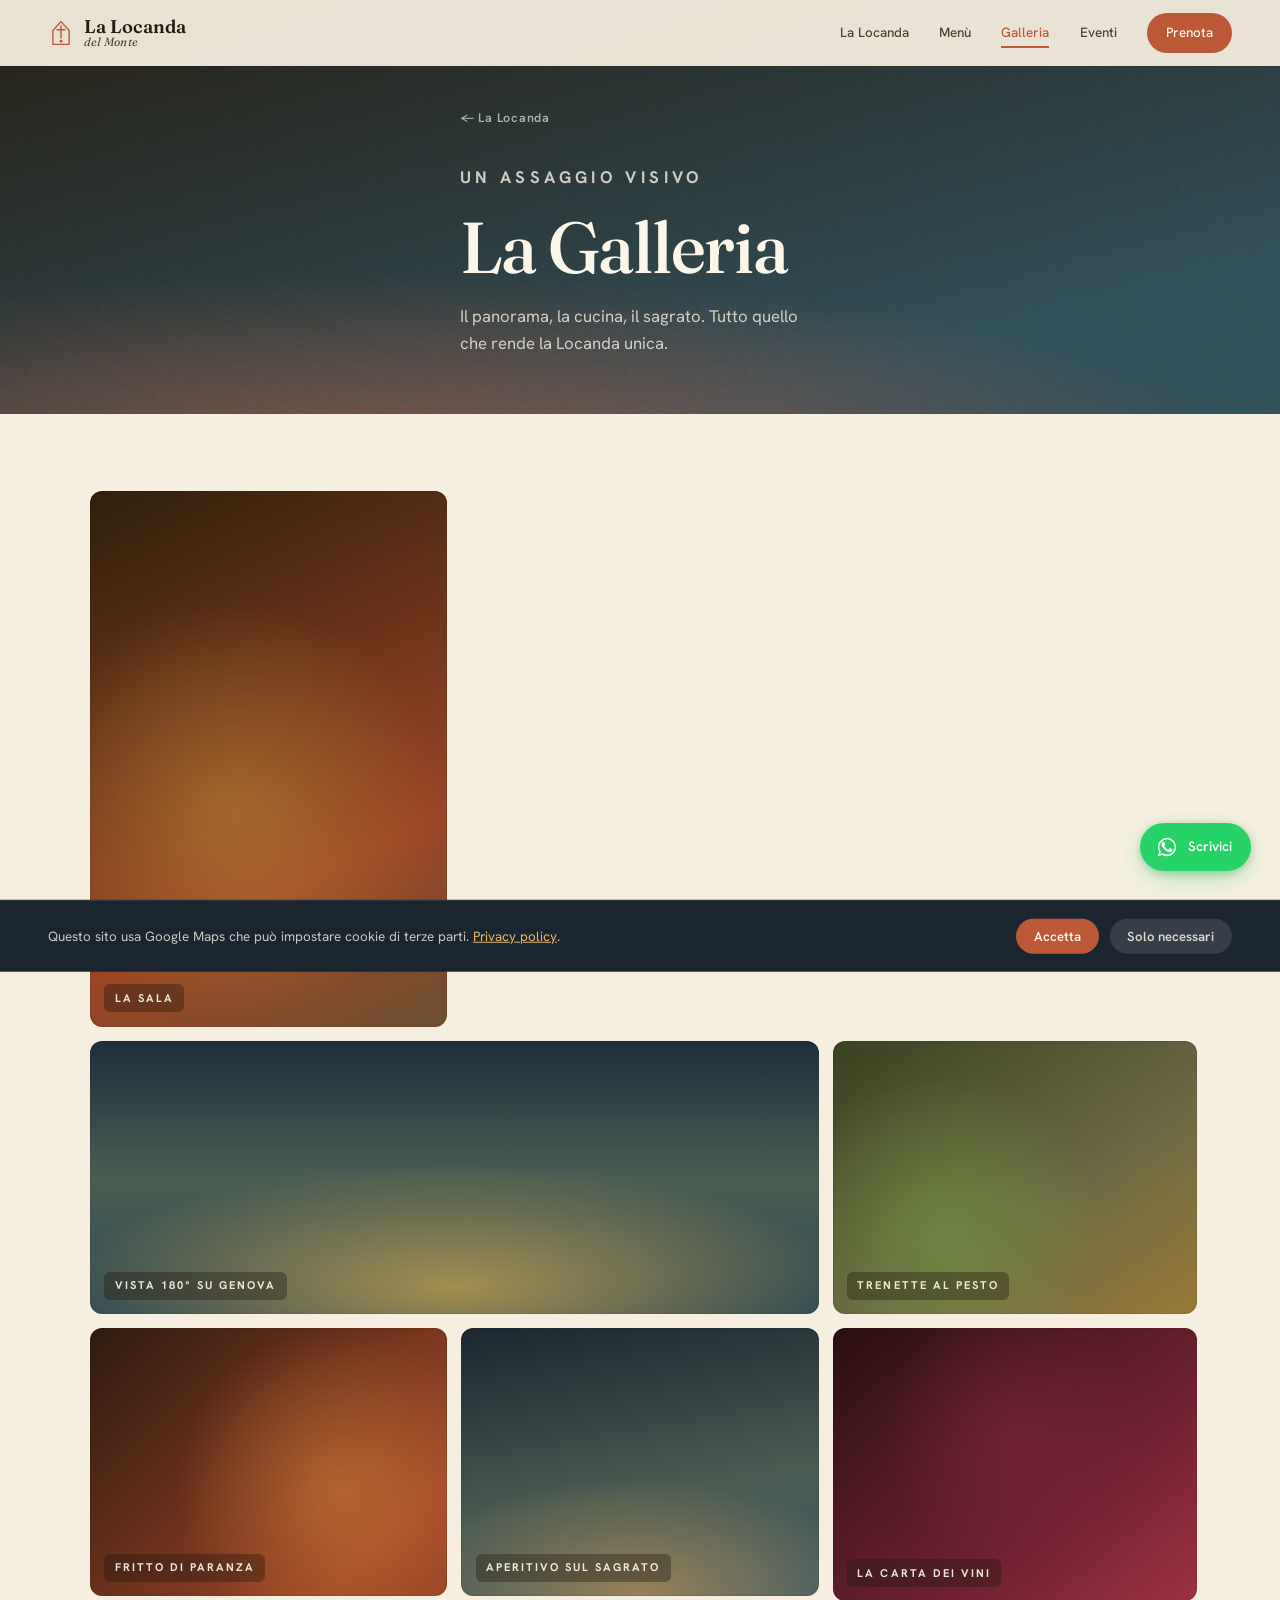
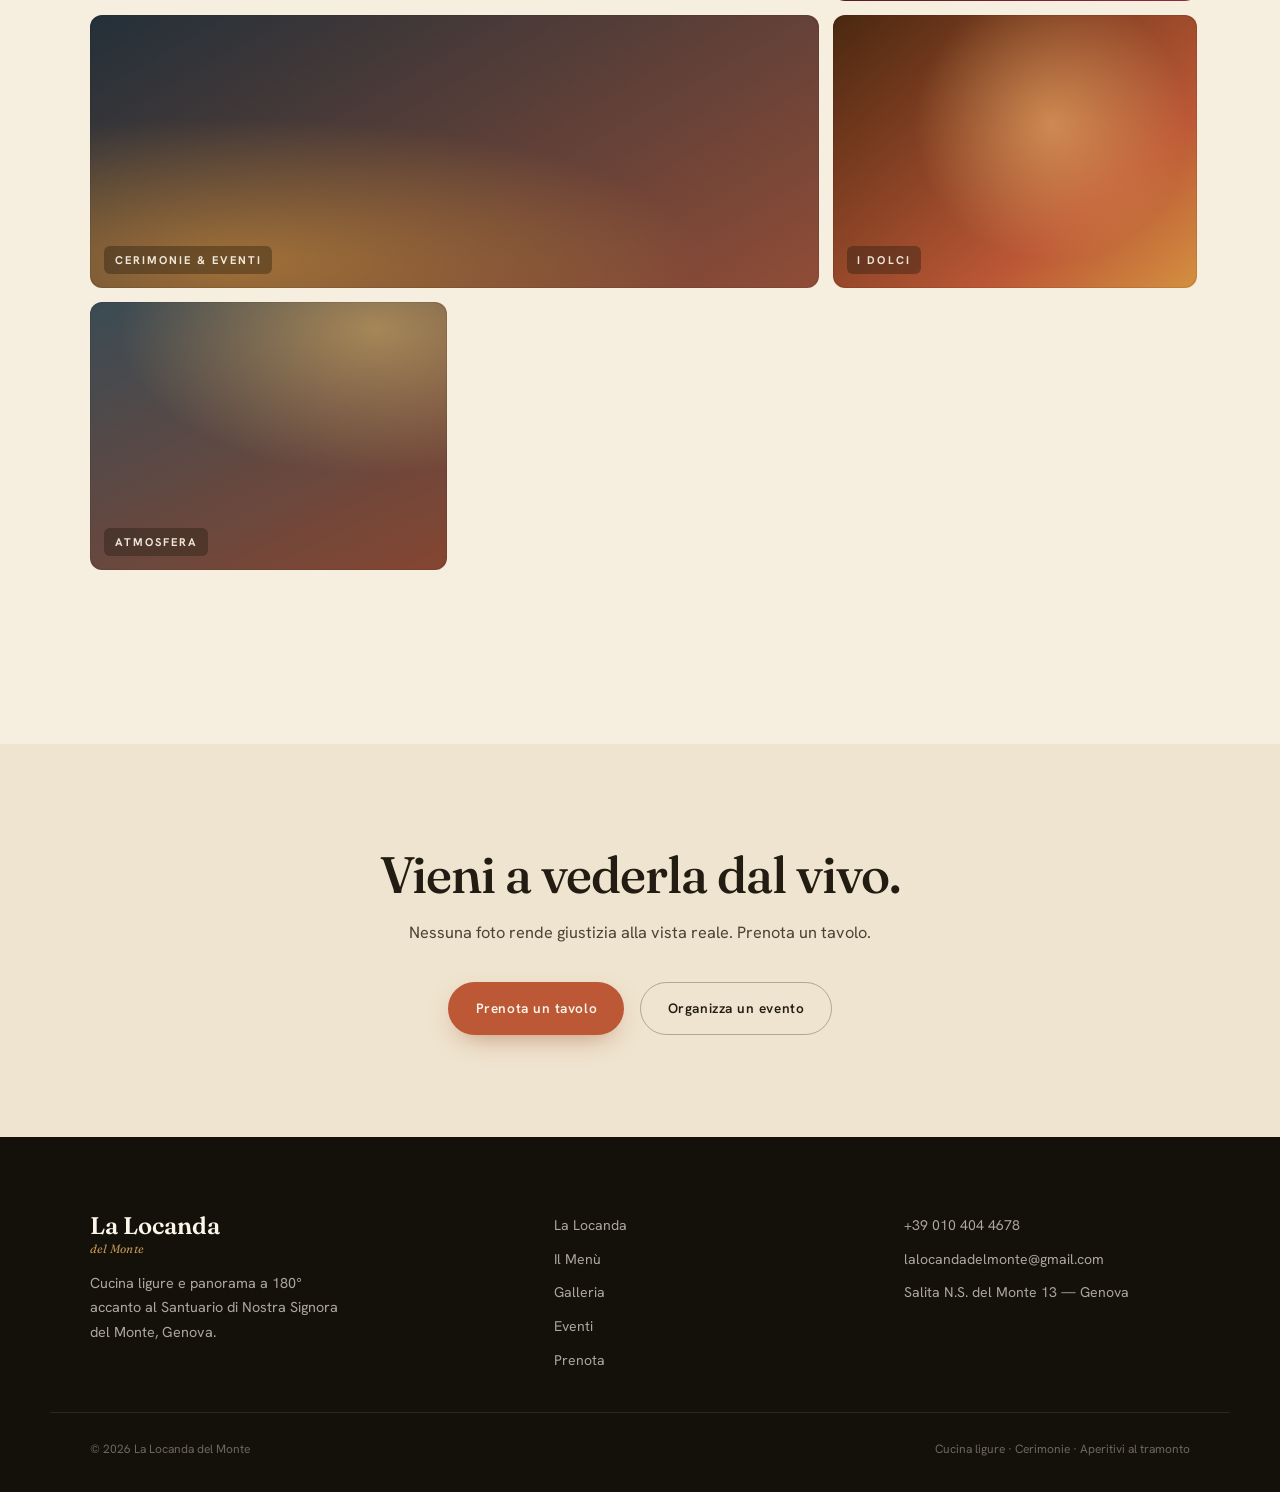
<file: galleria.html>
<!DOCTYPE html>
<html lang="it">
<head>
  <meta charset="UTF-8"/><meta name="viewport" content="width=device-width,initial-scale=1.0"/>
  <title>Galleria — La Locanda del Monte</title>
  <meta name="description" content="Galleria fotografica della Locanda del Monte: il panorama di Genova, la cucina ligure, il sagrato del Santuario, la sala e gli eventi."/>
  <meta property="og:title" content="Galleria — La Locanda del Monte"/><meta property="og:image" content="assets/og-image.jpg"/><meta property="og:url" content="https://lalocandadelmonte.it/galleria.html"/>
  <link rel="canonical" href="https://lalocandadelmonte.it/galleria.html"/>
  <link rel="icon" type="image/svg+xml" href="favicon.svg"/>
  <link rel="preconnect" href="https://fonts.googleapis.com"/><link rel="preconnect" href="https://fonts.gstatic.com" crossorigin/><link href="https://fonts.googleapis.com/css2?family=Fraunces:ital,opsz,wght@0,9..144,300..900;1,9..144,300..600&family=Hanken+Grotesk:wght@300;400;500;600;700&display=swap" rel="stylesheet"/>
  <link rel="stylesheet" href="styles.css"/>
</head>
<body data-page="galleria">
<div class="preloader" id="preloader" aria-hidden="true"><svg class="preloader__icon" viewBox="0 0 64 64" width="72" height="72"><path class="preloader__path-1" d="M32 5L54 28L54 59L10 59L10 28Z" fill="none" stroke="#BC5836" stroke-width="2.5" stroke-linecap="round" stroke-linejoin="round"/><path class="preloader__path-2" d="M32 16L32 42M21 26L43 26" stroke="#DC9A37" stroke-width="2.5" stroke-linecap="round"/></svg><span class="preloader__name">La Locanda del Monte</span><span class="preloader__sub">Genova · San Fruttuoso</span></div>
<div id="navOverlay" style="display:none;position:fixed;inset:0;z-index:98;background:rgba(0,0,0,.35)"></div>
<header class="nav nav--solid" id="nav">
  <a href="index.html" class="nav__brand"><span class="nav__mark"><svg viewBox="0 0 32 32" width="26" height="26"><path d="M16 2L26 13L26 30L6 30L6 13Z" fill="none" stroke="currentColor" stroke-width="1.7"/><path d="M16 7L16 22M11 12L21 12" stroke="currentColor" stroke-width="1.7" stroke-linecap="round"/><circle cx="16" cy="26" r="1.7" fill="currentColor"/></svg></span><span class="nav__name">La Locanda<em>del Monte</em></span></a>
  <nav class="nav__links" id="navLinks"><a href="index.html" data-page="home">La Locanda</a><a href="menu.html" data-page="menu">Menù</a><a href="galleria.html" data-page="galleria">Galleria</a><a href="eventi.html" data-page="eventi">Eventi</a><a href="prenota.html" data-page="prenota" class="nav__cta">Prenota</a></nav>
  <button class="nav__burger" id="navBurger" aria-label="Menù" aria-expanded="false"><span></span><span></span><span></span></button>
</header>
<a class="wa-float" href="https://wa.me/393927000728?text=Ciao!%20Vorrei%20prenotare%20un%20tavolo%20alla%20Locanda%20del%20Monte." target="_blank" rel="noopener noreferrer" aria-label="WhatsApp"><svg viewBox="0 0 24 24" width="22" height="22" fill="currentColor"><path d="M17.472 14.382c-.297-.149-1.758-.867-2.03-.967-.273-.099-.471-.148-.67.15-.197.297-.767.966-.94 1.164-.173.199-.347.223-.644.075-.297-.15-1.255-.463-2.39-1.475-.883-.788-1.48-1.761-1.653-2.059-.173-.297-.018-.458.13-.606.134-.133.298-.347.446-.52.149-.174.198-.298.298-.497.099-.198.05-.371-.025-.52-.075-.149-.669-1.612-.916-2.207-.242-.579-.487-.5-.669-.51-.173-.008-.371-.01-.57-.01-.198 0-.52.074-.792.372-.272.297-1.04 1.016-1.04 2.479 0 1.462 1.065 2.875 1.213 3.074.149.198 2.096 3.2 5.077 4.487.709.306 1.262.489 1.694.625.712.227 1.36.195 1.871.118.571-.085 1.758-.719 2.006-1.413.248-.694.248-1.289.173-1.413-.074-.124-.272-.198-.57-.347z"/><path d="M12.004 2.003A9.998 9.998 0 002 12.001c0 1.763.463 3.456 1.344 4.942L2 22l5.227-1.314A9.996 9.996 0 0012.004 22C17.524 22 22 17.523 22 12.001A9.998 9.998 0 0012.004 2.003zm0 18.214a8.217 8.217 0 01-4.19-1.146l-.3-.178-3.103.779.818-2.972-.195-.305a8.213 8.213 0 01-1.254-4.395c0-4.538 3.694-8.23 8.231-8.23 4.536 0 8.229 3.692 8.229 8.23 0 4.537-3.693 8.217-8.236 8.217z"/></svg><span class="wa-float__label">Scrivici</span></a>
<div class="cookie-banner" id="cookieBanner"><p>Questo sito usa Google Maps che può impostare cookie di terze parti. <a href="privacy.html">Privacy policy</a>.</p><div class="cookie-banner__btns"><button class="cookie-btn cookie-btn--accept" id="cookieAccept">Accetta</button><button class="cookie-btn cookie-btn--reject" id="cookieReject">Solo necessari</button></div></div>

<section class="page-hero page-hero--galleria">
  <div class="page-hero__grain" aria-hidden="true"></div>
  <div class="page-hero__inner container"><a class="page-hero__back" href="index.html">← La Locanda</a><p class="kicker kicker--light">Un assaggio visivo</p><h1>La Galleria</h1><p>Il panorama, la cucina, il sagrato. Tutto quello che rende la Locanda unica.</p></div>
</section>

<section class="gallery gallery-full" style="padding-top:clamp(3rem,6vw,5rem)">
  <div class="container">
    <div class="gallery__grid">
      <div class="gallery__item gallery__item--wide reveal"><div class="photo-slot photo--view" role="img" aria-label="Panorama di Genova dal ristorante" loading="lazy"><span class="photo-tag">Vista 180° su Genova</span></div></div>
      <div class="gallery__item reveal" style="--d:.06s"><div class="photo-slot photo--food1" role="img" aria-label="Trenette al pesto genovese" loading="lazy"><span class="photo-tag">Trenette al pesto</span></div></div>
      <div class="gallery__item gallery__item--tall reveal" style="--d:.12s"><div class="photo-slot photo--sala" role="img" aria-label="La sala della Locanda" loading="lazy"><span class="photo-tag">La sala</span></div></div>
      <div class="gallery__item reveal" style="--d:.06s"><div class="photo-slot photo--food2" role="img" aria-label="Fritto di paranza" loading="lazy"><span class="photo-tag">Fritto di paranza</span></div></div>
      <div class="gallery__item reveal" style="--d:.12s"><div class="photo-slot photo--outdoor" role="img" aria-label="Aperitivo sul sagrato" loading="lazy"><span class="photo-tag">Aperitivo sul sagrato</span></div></div>
      <div class="gallery__item reveal" style="--d:.18s"><div class="photo-slot photo--wine" role="img" aria-label="Selezione vini" loading="lazy"><span class="photo-tag">La carta dei vini</span></div></div>
      <div class="gallery__item gallery__item--wide reveal" style="--d:.06s"><div class="photo-slot photo--event" role="img" aria-label="Tavola allestita per cerimonia" loading="lazy"><span class="photo-tag">Cerimonie &amp; eventi</span></div></div>
      <div class="gallery__item reveal" style="--d:.12s"><div class="photo-slot photo--dolce" role="img" aria-label="I dolci" loading="lazy"><span class="photo-tag">I dolci</span></div></div>
      <div class="gallery__item reveal" style="--d:.18s"><div class="photo-slot photo--interior" role="img" aria-label="Interno della Locanda" loading="lazy"><span class="photo-tag">Atmosfera</span></div></div>
    </div>
  </div>
</section>

<div class="cta-band" style="margin-top:clamp(3rem,6vw,5rem)">
  <div class="container reveal"><h2>Vieni a vederla dal vivo.</h2><p style="text-align:center">Nessuna foto rende giustizia alla vista reale. Prenota un tavolo.</p><div class="cta-band__btns"><a href="prenota.html" class="btn btn--solid">Prenota un tavolo</a><a href="eventi.html" class="btn btn--ghost" style="color:var(--ink);border-color:rgba(34,28,18,.3)">Organizza un evento</a></div></div>
</div>

<footer class="footer">
  <div class="footer__inner"><div class="footer__brand"><span class="nav__name nav__name--lg">La Locanda<em>del Monte</em></span><p>Cucina ligure e panorama a 180° accanto al Santuario di Nostra Signora del Monte, Genova.</p></div><nav class="footer__nav"><a href="index.html">La Locanda</a><a href="menu.html">Il Menù</a><a href="galleria.html">Galleria</a><a href="eventi.html">Eventi</a><a href="prenota.html">Prenota</a></nav><div class="footer__contact"><a href="tel:+390104044678">+39 010 404 4678</a><a href="mailto:lalocandadelmonte@gmail.com">lalocandadelmonte@gmail.com</a><span>Salita N.S. del Monte 13 — Genova</span></div></div>
  <div class="footer__base"><span>© <span id="year"></span> La Locanda del Monte</span><span>Cucina ligure · Cerimonie · Aperitivi al tramonto</span></div>
</footer>
<script src="script.js"></script>
</body>
</html>
</file>
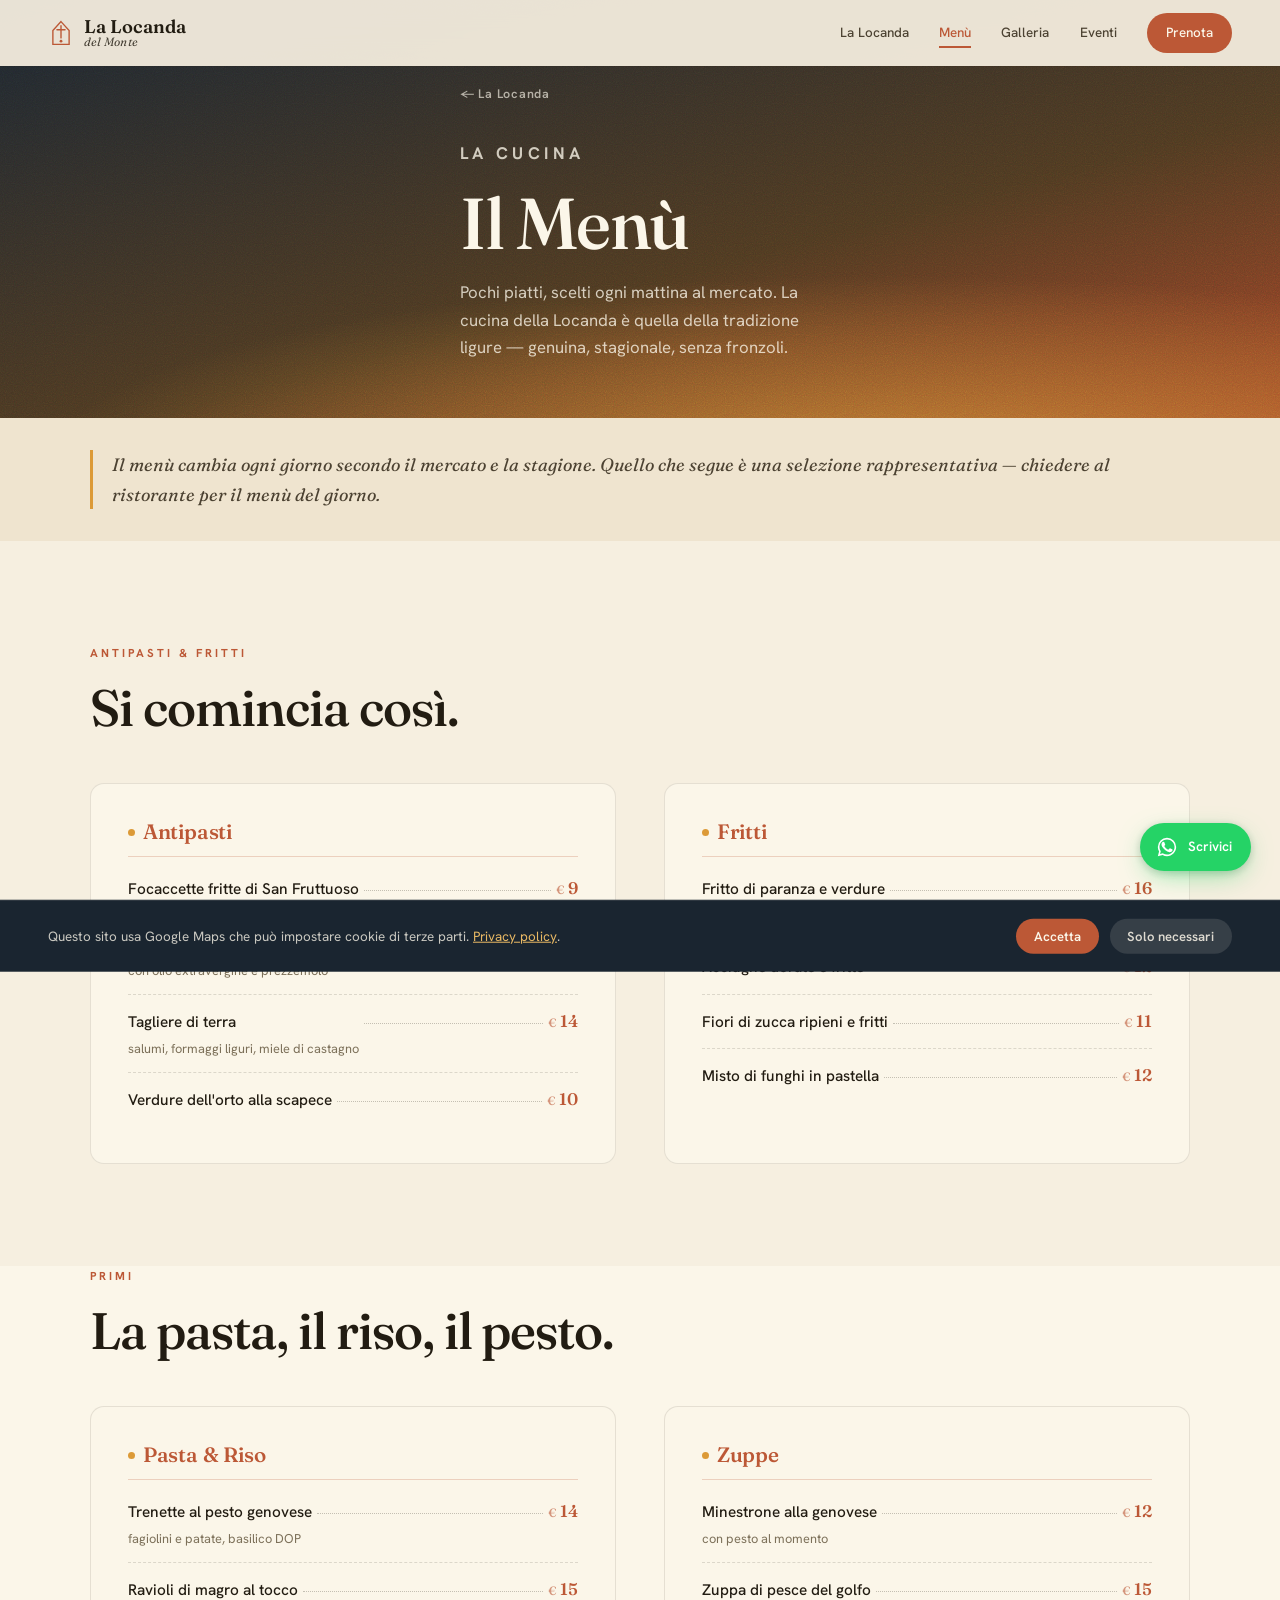
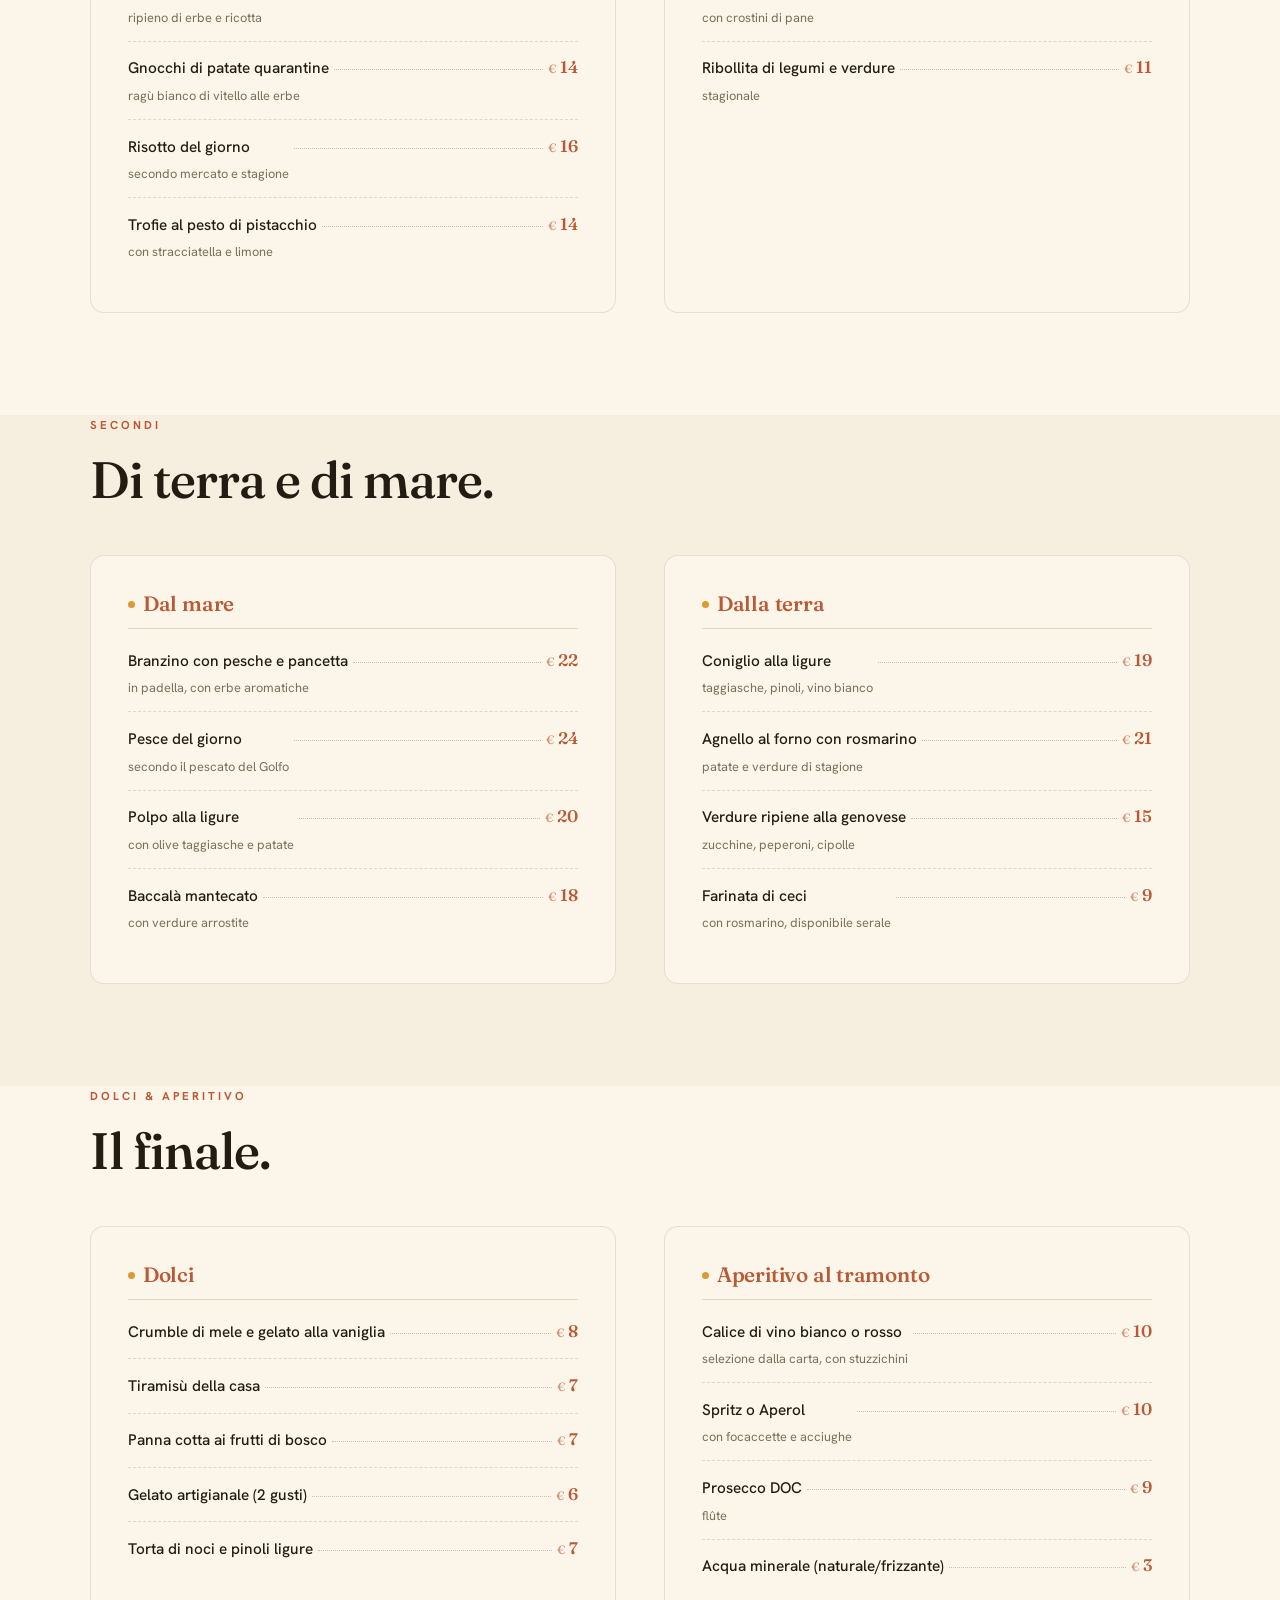
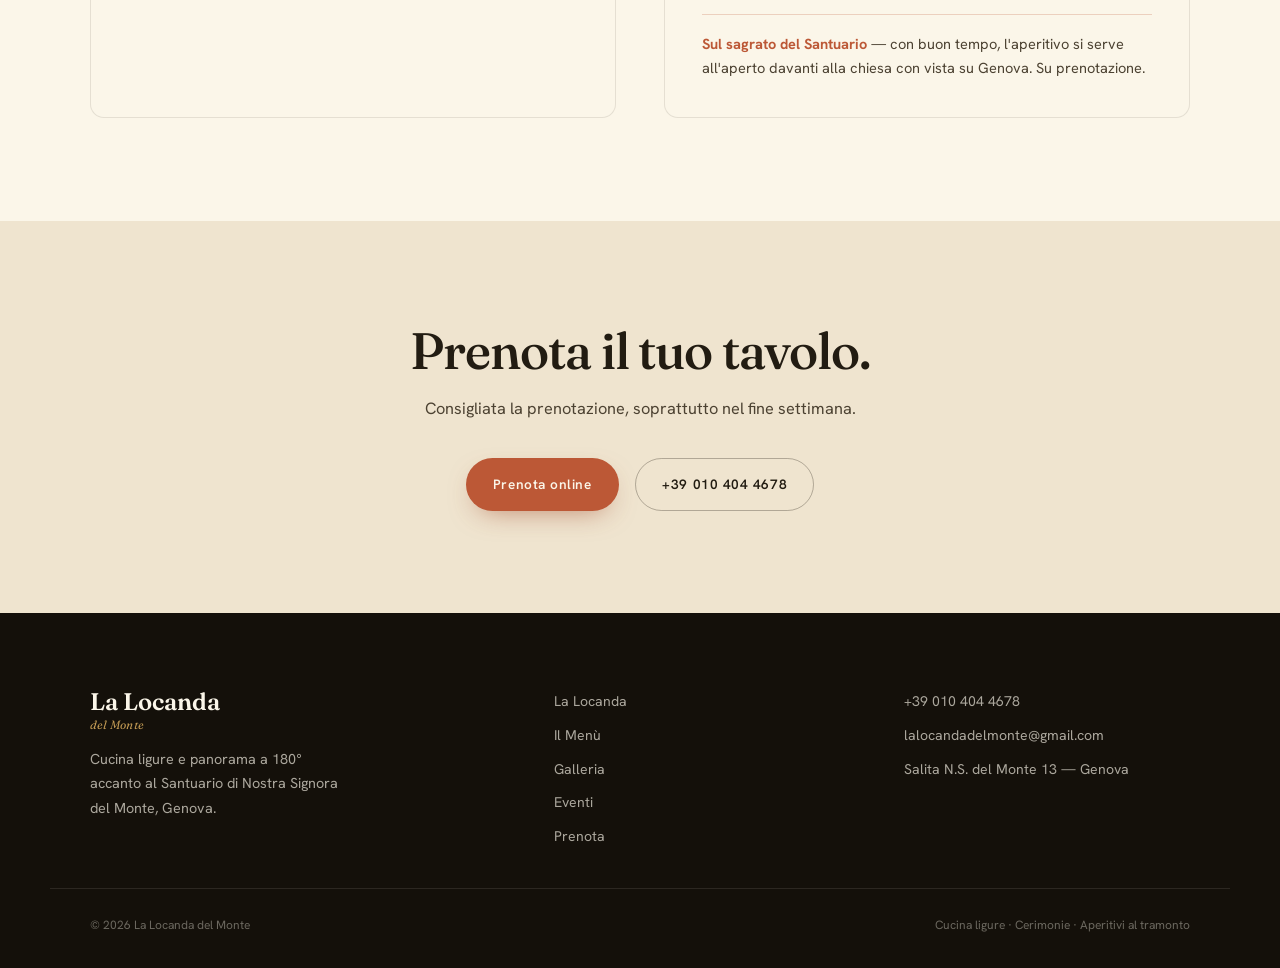
<file: menu.html>
<!DOCTYPE html>
<html lang="it">
<head>
  <meta charset="UTF-8"/><meta name="viewport" content="width=device-width,initial-scale=1.0"/>
  <title>Il Menù — La Locanda del Monte</title>
  <meta name="description" content="Il menù di cucina ligure della Locanda del Monte cambia ogni giorno secondo il mercato. Antipasti, fritti, primi, secondi e dolci della tradizione genovese."/>
  <meta property="og:title" content="Il Menù — La Locanda del Monte"/><meta property="og:description" content="Cucina ligure che cambia ogni giorno. Pochi piatti, scelti al mercato, di terra e di mare."/><meta property="og:image" content="assets/og-image.jpg"/><meta property="og:url" content="https://lalocandadelmonte.it/menu.html"/><meta name="twitter:card" content="summary_large_image"/>
  <link rel="canonical" href="https://lalocandadelmonte.it/menu.html"/>
  <link rel="icon" type="image/svg+xml" href="favicon.svg"/>
  <link rel="preconnect" href="https://fonts.googleapis.com"/><link rel="preconnect" href="https://fonts.gstatic.com" crossorigin/><link href="https://fonts.googleapis.com/css2?family=Fraunces:ital,opsz,wght@0,9..144,300..900;1,9..144,300..600&family=Hanken+Grotesk:wght@300;400;500;600;700&display=swap" rel="stylesheet"/>
  <link rel="stylesheet" href="styles.css"/>
  <script type="application/ld+json">{"@context":"https://schema.org","@type":"Restaurant","name":"La Locanda del Monte","url":"https://lalocandadelmonte.it","telephone":"+390104044678","servesCuisine":["Cucina Ligure","Italiana"],"priceRange":"€€","address":{"@type":"PostalAddress","streetAddress":"Salita Nuova di Nostra Signora del Monte 13","addressLocality":"Genova","postalCode":"16143","addressCountry":"IT"}}</script>
</head>
<body data-page="menu">
<div class="preloader" id="preloader" aria-hidden="true"><svg class="preloader__icon" viewBox="0 0 64 64" width="72" height="72"><path class="preloader__path-1" d="M32 5L54 28L54 59L10 59L10 28Z" fill="none" stroke="#BC5836" stroke-width="2.5" stroke-linecap="round" stroke-linejoin="round"/><path class="preloader__path-2" d="M32 16L32 42M21 26L43 26" stroke="#DC9A37" stroke-width="2.5" stroke-linecap="round"/></svg><span class="preloader__name">La Locanda del Monte</span><span class="preloader__sub">Genova · San Fruttuoso</span></div>
<div id="navOverlay" style="display:none;position:fixed;inset:0;z-index:98;background:rgba(0,0,0,.35)"></div>
<header class="nav nav--solid" id="nav">
  <a href="index.html" class="nav__brand"><span class="nav__mark"><svg viewBox="0 0 32 32" width="26" height="26"><path d="M16 2L26 13L26 30L6 30L6 13Z" fill="none" stroke="currentColor" stroke-width="1.7"/><path d="M16 7L16 22M11 12L21 12" stroke="currentColor" stroke-width="1.7" stroke-linecap="round"/><circle cx="16" cy="26" r="1.7" fill="currentColor"/></svg></span><span class="nav__name">La Locanda<em>del Monte</em></span></a>
  <nav class="nav__links" id="navLinks"><a href="index.html" data-page="home">La Locanda</a><a href="menu.html" data-page="menu">Menù</a><a href="galleria.html" data-page="galleria">Galleria</a><a href="eventi.html" data-page="eventi">Eventi</a><a href="prenota.html" data-page="prenota" class="nav__cta">Prenota</a></nav>
  <button class="nav__burger" id="navBurger" aria-label="Menù" aria-expanded="false"><span></span><span></span><span></span></button>
</header>
<a class="wa-float" href="https://wa.me/393927000728?text=Ciao!%20Vorrei%20prenotare%20un%20tavolo%20alla%20Locanda%20del%20Monte." target="_blank" rel="noopener noreferrer" aria-label="WhatsApp"><svg viewBox="0 0 24 24" width="22" height="22" fill="currentColor"><path d="M17.472 14.382c-.297-.149-1.758-.867-2.03-.967-.273-.099-.471-.148-.67.15-.197.297-.767.966-.94 1.164-.173.199-.347.223-.644.075-.297-.15-1.255-.463-2.39-1.475-.883-.788-1.48-1.761-1.653-2.059-.173-.297-.018-.458.13-.606.134-.133.298-.347.446-.52.149-.174.198-.298.298-.497.099-.198.05-.371-.025-.52-.075-.149-.669-1.612-.916-2.207-.242-.579-.487-.5-.669-.51-.173-.008-.371-.01-.57-.01-.198 0-.52.074-.792.372-.272.297-1.04 1.016-1.04 2.479 0 1.462 1.065 2.875 1.213 3.074.149.198 2.096 3.2 5.077 4.487.709.306 1.262.489 1.694.625.712.227 1.36.195 1.871.118.571-.085 1.758-.719 2.006-1.413.248-.694.248-1.289.173-1.413-.074-.124-.272-.198-.57-.347z"/><path d="M12.004 2.003A9.998 9.998 0 002 12.001c0 1.763.463 3.456 1.344 4.942L2 22l5.227-1.314A9.996 9.996 0 0012.004 22C17.524 22 22 17.523 22 12.001A9.998 9.998 0 0012.004 2.003zm0 18.214a8.217 8.217 0 01-4.19-1.146l-.3-.178-3.103.779.818-2.972-.195-.305a8.213 8.213 0 01-1.254-4.395c0-4.538 3.694-8.23 8.231-8.23 4.536 0 8.229 3.692 8.229 8.23 0 4.537-3.693 8.217-8.236 8.217z"/></svg><span class="wa-float__label">Scrivici</span></a>
<div class="cookie-banner" id="cookieBanner"><p>Questo sito usa Google Maps che può impostare cookie di terze parti. <a href="privacy.html">Privacy policy</a>.</p><div class="cookie-banner__btns"><button class="cookie-btn cookie-btn--accept" id="cookieAccept">Accetta</button><button class="cookie-btn cookie-btn--reject" id="cookieReject">Solo necessari</button></div></div>

<!-- PAGE HERO -->
<section class="page-hero page-hero--menu">
  <div class="page-hero__grain" aria-hidden="true"></div>
  <div class="page-hero__inner container">
    <a class="page-hero__back" href="index.html">← La Locanda</a>
    <p class="kicker kicker--light">La cucina</p>
    <h1>Il Menù</h1>
    <p>Pochi piatti, scelti ogni mattina al mercato. La cucina della Locanda è quella della tradizione ligure — genuina, stagionale, senza fronzoli.</p>
  </div>
</section>

<!-- NOTA -->
<div style="background:var(--ivory-2);padding:2rem 0">
  <div class="container" style="max-width:var(--maxw)">
    <p style="font-family:var(--font-d);font-size:1.12rem;font-style:italic;color:var(--ink-soft);border-left:3px solid var(--gold);padding-left:1.2rem;max-width:none">Il menù cambia ogni giorno secondo il mercato e la stagione. Quello che segue è una selezione rappresentativa — chiedere al ristorante per il menù del giorno.</p>
  </div>
</div>

<!-- MENU SECTIONS -->
<div class="menu-section" style="background:var(--ivory)">
  <div class="container">
    <div class="menu__head reveal"><p class="kicker">Antipasti &amp; Fritti</p><h2>Si comincia così.</h2></div>
    <div class="menu__cols">
      <div class="menu__card reveal">
        <h3>Antipasti</h3>
        <ul class="dishes">
          <li><span class="dish__name">Focaccette fritte di San Fruttuoso</span><span class="dish__dots"></span><span class="dish__price">9</span></li>
          <li><span class="dish__name">Acciughe del Mar Ligure marinate<span class="dish__sub">con olio extravergine e prezzemolo</span></span><span class="dish__dots"></span><span class="dish__price">12</span></li>
          <li><span class="dish__name">Tagliere di terra<span class="dish__sub">salumi, formaggi liguri, miele di castagno</span></span><span class="dish__dots"></span><span class="dish__price">14</span></li>
          <li><span class="dish__name">Verdure dell'orto alla scapece</span><span class="dish__dots"></span><span class="dish__price">10</span></li>
        </ul>
      </div>
      <div class="menu__card reveal" style="--d:.08s">
        <h3>Fritti</h3>
        <ul class="dishes">
          <li><span class="dish__name">Fritto di paranza e verdure<span class="dish__sub">leggero, con maionese alle erbe</span></span><span class="dish__dots"></span><span class="dish__price">16</span></li>
          <li><span class="dish__name">Acciughe dorate e fritte</span><span class="dish__dots"></span><span class="dish__price">12</span></li>
          <li><span class="dish__name">Fiori di zucca ripieni e fritti</span><span class="dish__dots"></span><span class="dish__price">11</span></li>
          <li><span class="dish__name">Misto di funghi in pastella</span><span class="dish__dots"></span><span class="dish__price">12</span></li>
        </ul>
      </div>
    </div>
  </div>
</div>

<div class="menu-section" style="background:var(--cream)">
  <div class="container">
    <div class="menu__head reveal"><p class="kicker">Primi</p><h2>La pasta, il riso, il pesto.</h2></div>
    <div class="menu__cols">
      <div class="menu__card reveal">
        <h3>Pasta &amp; Riso</h3>
        <ul class="dishes">
          <li><span class="dish__name">Trenette al pesto genovese<span class="dish__sub">fagiolini e patate, basilico DOP</span></span><span class="dish__dots"></span><span class="dish__price">14</span></li>
          <li><span class="dish__name">Ravioli di magro al tocco<span class="dish__sub">ripieno di erbe e ricotta</span></span><span class="dish__dots"></span><span class="dish__price">15</span></li>
          <li><span class="dish__name">Gnocchi di patate quarantine<span class="dish__sub">ragù bianco di vitello alle erbe</span></span><span class="dish__dots"></span><span class="dish__price">14</span></li>
          <li><span class="dish__name">Risotto del giorno<span class="dish__sub">secondo mercato e stagione</span></span><span class="dish__dots"></span><span class="dish__price">16</span></li>
          <li><span class="dish__name">Trofie al pesto di pistacchio<span class="dish__sub">con stracciatella e limone</span></span><span class="dish__dots"></span><span class="dish__price">14</span></li>
        </ul>
      </div>
      <div class="menu__card reveal" style="--d:.08s">
        <h3>Zuppe</h3>
        <ul class="dishes">
          <li><span class="dish__name">Minestrone alla genovese<span class="dish__sub">con pesto al momento</span></span><span class="dish__dots"></span><span class="dish__price">12</span></li>
          <li><span class="dish__name">Zuppa di pesce del golfo<span class="dish__sub">con crostini di pane</span></span><span class="dish__dots"></span><span class="dish__price">15</span></li>
          <li><span class="dish__name">Ribollita di legumi e verdure<span class="dish__sub">stagionale</span></span><span class="dish__dots"></span><span class="dish__price">11</span></li>
        </ul>
      </div>
    </div>
  </div>
</div>

<div class="menu-section" style="background:var(--ivory)">
  <div class="container">
    <div class="menu__head reveal"><p class="kicker">Secondi</p><h2>Di terra e di mare.</h2></div>
    <div class="menu__cols">
      <div class="menu__card reveal">
        <h3>Dal mare</h3>
        <ul class="dishes">
          <li><span class="dish__name">Branzino con pesche e pancetta<span class="dish__sub">in padella, con erbe aromatiche</span></span><span class="dish__dots"></span><span class="dish__price">22</span></li>
          <li><span class="dish__name">Pesce del giorno<span class="dish__sub">secondo il pescato del Golfo</span></span><span class="dish__dots"></span><span class="dish__price">24</span></li>
          <li><span class="dish__name">Polpo alla ligure<span class="dish__sub">con olive taggiasche e patate</span></span><span class="dish__dots"></span><span class="dish__price">20</span></li>
          <li><span class="dish__name">Baccalà mantecato<span class="dish__sub">con verdure arrostite</span></span><span class="dish__dots"></span><span class="dish__price">18</span></li>
        </ul>
      </div>
      <div class="menu__card reveal" style="--d:.08s">
        <h3>Dalla terra</h3>
        <ul class="dishes">
          <li><span class="dish__name">Coniglio alla ligure<span class="dish__sub">taggiasche, pinoli, vino bianco</span></span><span class="dish__dots"></span><span class="dish__price">19</span></li>
          <li><span class="dish__name">Agnello al forno con rosmarino<span class="dish__sub">patate e verdure di stagione</span></span><span class="dish__dots"></span><span class="dish__price">21</span></li>
          <li><span class="dish__name">Verdure ripiene alla genovese<span class="dish__sub">zucchine, peperoni, cipolle</span></span><span class="dish__dots"></span><span class="dish__price">15</span></li>
          <li><span class="dish__name">Farinata di ceci<span class="dish__sub">con rosmarino, disponibile serale</span></span><span class="dish__dots"></span><span class="dish__price">9</span></li>
        </ul>
      </div>
    </div>
  </div>
</div>

<div class="menu-section" style="background:var(--cream)">
  <div class="container">
    <div class="menu__head reveal"><p class="kicker">Dolci &amp; Aperitivo</p><h2>Il finale.</h2></div>
    <div class="menu__cols">
      <div class="menu__card reveal">
        <h3>Dolci</h3>
        <ul class="dishes">
          <li><span class="dish__name">Crumble di mele e gelato alla vaniglia</span><span class="dish__dots"></span><span class="dish__price">8</span></li>
          <li><span class="dish__name">Tiramisù della casa</span><span class="dish__dots"></span><span class="dish__price">7</span></li>
          <li><span class="dish__name">Panna cotta ai frutti di bosco</span><span class="dish__dots"></span><span class="dish__price">7</span></li>
          <li><span class="dish__name">Gelato artigianale (2 gusti)</span><span class="dish__dots"></span><span class="dish__price">6</span></li>
          <li><span class="dish__name">Torta di noci e pinoli ligure</span><span class="dish__dots"></span><span class="dish__price">7</span></li>
        </ul>
      </div>
      <div class="menu__card reveal" style="--d:.08s">
        <h3>Aperitivo al tramonto</h3>
        <ul class="dishes">
          <li><span class="dish__name">Calice di vino bianco o rosso<span class="dish__sub">selezione dalla carta, con stuzzichini</span></span><span class="dish__dots"></span><span class="dish__price">10</span></li>
          <li><span class="dish__name">Spritz o Aperol<span class="dish__sub">con focaccette e acciughe</span></span><span class="dish__dots"></span><span class="dish__price">10</span></li>
          <li><span class="dish__name">Prosecco DOC<span class="dish__sub">flûte</span></span><span class="dish__dots"></span><span class="dish__price">9</span></li>
          <li><span class="dish__name">Acqua minerale (naturale/frizzante)</span><span class="dish__dots"></span><span class="dish__price">3</span></li>
        </ul>
        <p class="menu__aperitivo"><strong>Sul sagrato del Santuario</strong> — con buon tempo, l'aperitivo si serve all'aperto davanti alla chiesa con vista su Genova. Su prenotazione.</p>
      </div>
    </div>
  </div>
</div>

<!-- CTA -->
<div class="cta-band">
  <div class="container reveal">
    <h2>Prenota il tuo tavolo.</h2>
    <p style="text-align:center">Consigliata la prenotazione, soprattutto nel fine settimana.</p>
    <div class="cta-band__btns">
      <a href="prenota.html" class="btn btn--solid">Prenota online</a>
      <a href="tel:+390104044678" class="btn btn--ghost" style="color:var(--ink);border-color:rgba(34,28,18,.3)">+39 010 404 4678</a>
    </div>
  </div>
</div>

<footer class="footer">
  <div class="footer__inner"><div class="footer__brand"><span class="nav__name nav__name--lg">La Locanda<em>del Monte</em></span><p>Cucina ligure e panorama a 180° accanto al Santuario di Nostra Signora del Monte, Genova.</p></div><nav class="footer__nav"><a href="index.html">La Locanda</a><a href="menu.html">Il Menù</a><a href="galleria.html">Galleria</a><a href="eventi.html">Eventi</a><a href="prenota.html">Prenota</a></nav><div class="footer__contact"><a href="tel:+390104044678">+39 010 404 4678</a><a href="mailto:lalocandadelmonte@gmail.com">lalocandadelmonte@gmail.com</a><span>Salita N.S. del Monte 13 — Genova</span></div></div>
  <div class="footer__base"><span>© <span id="year"></span> La Locanda del Monte</span><span>Cucina ligure · Cerimonie · Aperitivi al tramonto</span></div>
</footer>
<script src="script.js"></script>
</body>
</html>
</file>
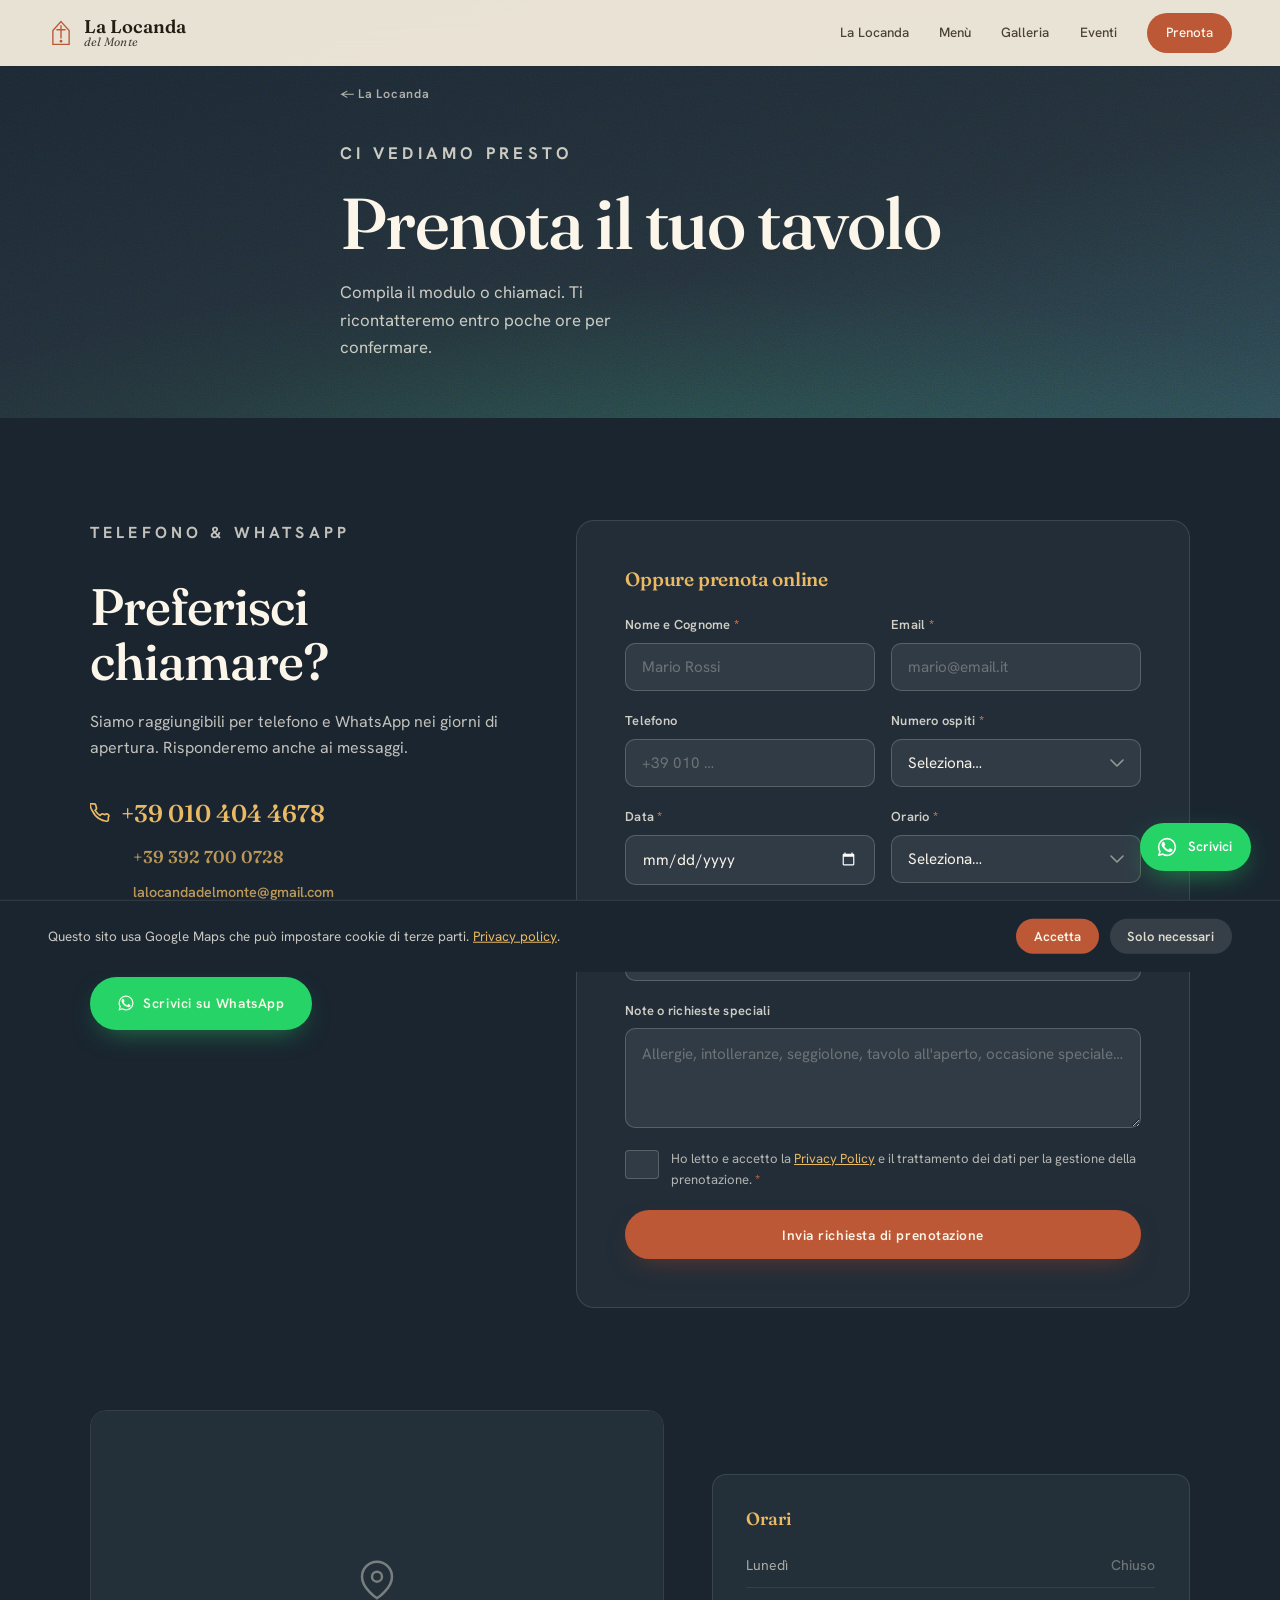
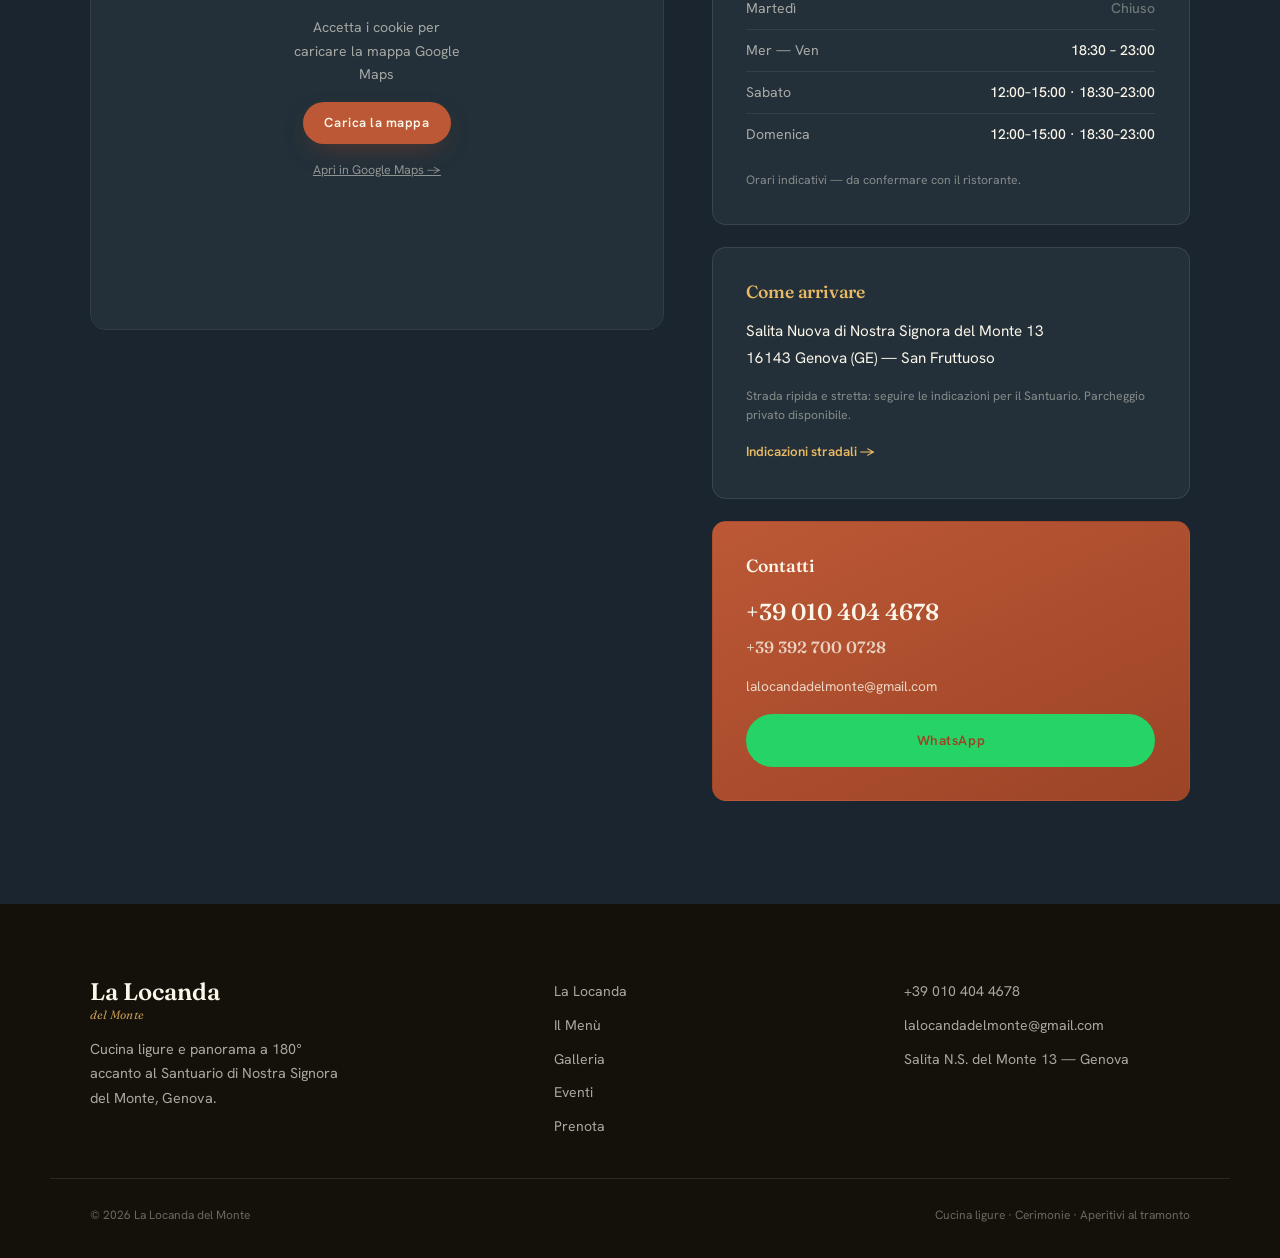
<file: prenota.html>
<!DOCTYPE html>
<html lang="it">
<head>
  <meta charset="UTF-8"/><meta name="viewport" content="width=device-width,initial-scale=1.0"/>
  <title>Prenota — La Locanda del Monte</title>
  <meta name="description" content="Prenota un tavolo alla Locanda del Monte. Orari, indirizzo, mappa e form di prenotazione online. +39 010 404 4678."/>
  <meta property="og:title" content="Prenota un tavolo — La Locanda del Monte"/><meta property="og:image" content="assets/og-image.jpg"/><meta property="og:url" content="https://lalocandadelmonte.it/prenota.html"/>
  <link rel="canonical" href="https://lalocandadelmonte.it/prenota.html"/>
  <link rel="icon" type="image/svg+xml" href="favicon.svg"/>
  <link rel="preconnect" href="https://fonts.googleapis.com"/><link rel="preconnect" href="https://fonts.gstatic.com" crossorigin/><link href="https://fonts.googleapis.com/css2?family=Fraunces:ital,opsz,wght@0,9..144,300..900;1,9..144,300..600&family=Hanken+Grotesk:wght@300;400;500;600;700&display=swap" rel="stylesheet"/>
  <link rel="stylesheet" href="styles.css"/>
  <script type="application/ld+json">{"@context":"https://schema.org","@type":"Restaurant","name":"La Locanda del Monte","url":"https://lalocandadelmonte.it","telephone":"+390104044678","address":{"@type":"PostalAddress","streetAddress":"Salita Nuova di Nostra Signora del Monte 13","addressLocality":"Genova","postalCode":"16143","addressCountry":"IT"},"geo":{"@type":"GeoCoordinates","latitude":44.4126501,"longitude":8.9633279},"openingHoursSpecification":[{"@type":"OpeningHoursSpecification","dayOfWeek":["Wednesday","Thursday","Friday"],"opens":"18:30","closes":"23:00"},{"@type":"OpeningHoursSpecification","dayOfWeek":["Saturday","Sunday"],"opens":"12:00","closes":"15:00"},{"@type":"OpeningHoursSpecification","dayOfWeek":["Saturday","Sunday"],"opens":"18:30","closes":"23:00"}]}</script>
</head>
<body data-page="prenota">
<div class="preloader" id="preloader" aria-hidden="true"><svg class="preloader__icon" viewBox="0 0 64 64" width="72" height="72"><path class="preloader__path-1" d="M32 5L54 28L54 59L10 59L10 28Z" fill="none" stroke="#BC5836" stroke-width="2.5" stroke-linecap="round" stroke-linejoin="round"/><path class="preloader__path-2" d="M32 16L32 42M21 26L43 26" stroke="#DC9A37" stroke-width="2.5" stroke-linecap="round"/></svg><span class="preloader__name">La Locanda del Monte</span><span class="preloader__sub">Genova · San Fruttuoso</span></div>
<div id="navOverlay" style="display:none;position:fixed;inset:0;z-index:98;background:rgba(0,0,0,.35)"></div>
<header class="nav nav--solid" id="nav">
  <a href="index.html" class="nav__brand"><span class="nav__mark"><svg viewBox="0 0 32 32" width="26" height="26"><path d="M16 2L26 13L26 30L6 30L6 13Z" fill="none" stroke="currentColor" stroke-width="1.7"/><path d="M16 7L16 22M11 12L21 12" stroke="currentColor" stroke-width="1.7" stroke-linecap="round"/><circle cx="16" cy="26" r="1.7" fill="currentColor"/></svg></span><span class="nav__name">La Locanda<em>del Monte</em></span></a>
  <nav class="nav__links" id="navLinks"><a href="index.html" data-page="home">La Locanda</a><a href="menu.html" data-page="menu">Menù</a><a href="galleria.html" data-page="galleria">Galleria</a><a href="eventi.html" data-page="eventi">Eventi</a><a href="prenota.html" data-page="prenota" class="nav__cta">Prenota</a></nav>
  <button class="nav__burger" id="navBurger" aria-label="Menù" aria-expanded="false"><span></span><span></span><span></span></button>
</header>
<a class="wa-float" href="https://wa.me/393927000728?text=Ciao!%20Vorrei%20prenotare%20un%20tavolo%20alla%20Locanda%20del%20Monte." target="_blank" rel="noopener noreferrer" aria-label="WhatsApp"><svg viewBox="0 0 24 24" width="22" height="22" fill="currentColor"><path d="M17.472 14.382c-.297-.149-1.758-.867-2.03-.967-.273-.099-.471-.148-.67.15-.197.297-.767.966-.94 1.164-.173.199-.347.223-.644.075-.297-.15-1.255-.463-2.39-1.475-.883-.788-1.48-1.761-1.653-2.059-.173-.297-.018-.458.13-.606.134-.133.298-.347.446-.52.149-.174.198-.298.298-.497.099-.198.05-.371-.025-.52-.075-.149-.669-1.612-.916-2.207-.242-.579-.487-.5-.669-.51-.173-.008-.371-.01-.57-.01-.198 0-.52.074-.792.372-.272.297-1.04 1.016-1.04 2.479 0 1.462 1.065 2.875 1.213 3.074.149.198 2.096 3.2 5.077 4.487.709.306 1.262.489 1.694.625.712.227 1.36.195 1.871.118.571-.085 1.758-.719 2.006-1.413.248-.694.248-1.289.173-1.413-.074-.124-.272-.198-.57-.347z"/><path d="M12.004 2.003A9.998 9.998 0 002 12.001c0 1.763.463 3.456 1.344 4.942L2 22l5.227-1.314A9.996 9.996 0 0012.004 22C17.524 22 22 17.523 22 12.001A9.998 9.998 0 0012.004 2.003zm0 18.214a8.217 8.217 0 01-4.19-1.146l-.3-.178-3.103.779.818-2.972-.195-.305a8.213 8.213 0 01-1.254-4.395c0-4.538 3.694-8.23 8.231-8.23 4.536 0 8.229 3.692 8.229 8.23 0 4.537-3.693 8.217-8.236 8.217z"/></svg><span class="wa-float__label">Scrivici</span></a>
<div class="cookie-banner" id="cookieBanner"><p>Questo sito usa Google Maps che può impostare cookie di terze parti. <a href="privacy.html">Privacy policy</a>.</p><div class="cookie-banner__btns"><button class="cookie-btn cookie-btn--accept" id="cookieAccept">Accetta</button><button class="cookie-btn cookie-btn--reject" id="cookieReject">Solo necessari</button></div></div>

<section class="page-hero page-hero--prenota">
  <div class="page-hero__grain" aria-hidden="true"></div>
  <div class="page-hero__inner container"><a class="page-hero__back" href="index.html">← La Locanda</a><p class="kicker kicker--light">Ci vediamo presto</p><h1>Prenota il tuo tavolo</h1><p>Compila il modulo o chiamaci. Ti ricontatteremo entro poche ore per confermare.</p></div>
</section>

<!-- FORM + INFO -->
<section class="booking">
  <div class="booking__inner container">
    <div class="booking__intro reveal">
      <p class="kicker kicker--light">Telefono &amp; WhatsApp</p>
      <h2>Preferisci chiamare?</h2>
      <p>Siamo raggiungibili per telefono e WhatsApp nei giorni di apertura. Risponderemo anche ai messaggi.</p>
      <div class="booking__direct">
        <a href="tel:+390104044678" class="booking__phone"><svg viewBox="0 0 24 24" width="20" height="20" fill="none" stroke="currentColor" stroke-width="2" stroke-linecap="round" stroke-linejoin="round"><path d="M22 16.92v3a2 2 0 01-2.18 2 19.79 19.79 0 01-8.63-3.07A19.5 19.5 0 013.07 9.81a19.79 19.79 0 01-3.07-8.63A2 2 0 012 1h3a2 2 0 012 1.72c.127.96.361 1.903.7 2.81a2 2 0 01-.45 2.11L6.09 8.91a16 16 0 006 6l1.27-1.27a2 2 0 012.11-.45 12.84 12.84 0 002.81.7A2 2 0 0122 16.92z"/></svg>+39 010 404 4678</a>
        <a href="tel:+393927000728" class="booking__phone booking__phone--sm">+39 392 700 0728</a>
        <a href="mailto:lalocandadelmonte@gmail.com" class="booking__phone booking__phone--sm" style="font-size:.9rem;font-family:var(--font-b)">lalocandadelmonte@gmail.com</a>
      </div>
      <div class="booking__or">oppure</div>
      <a href="https://wa.me/393927000728?text=Ciao!%20Vorrei%20prenotare%20un%20tavolo%20alla%20Locanda%20del%20Monte." target="_blank" rel="noopener" class="btn btn--solid" style="background:var(--wa);box-shadow:0 10px 28px -12px rgba(37,211,102,.6)">
        <svg viewBox="0 0 24 24" width="18" height="18" fill="currentColor"><path d="M17.472 14.382c-.297-.149-1.758-.867-2.03-.967-.273-.099-.471-.148-.67.15-.197.297-.767.966-.94 1.164-.173.199-.347.223-.644.075-.297-.15-1.255-.463-2.39-1.475-.883-.788-1.48-1.761-1.653-2.059-.173-.297-.018-.458.13-.606.134-.133.298-.347.446-.52.149-.174.198-.298.298-.497.099-.198.05-.371-.025-.52-.075-.149-.669-1.612-.916-2.207-.242-.579-.487-.5-.669-.51-.173-.008-.371-.01-.57-.01-.198 0-.52.074-.792.372-.272.297-1.04 1.016-1.04 2.479 0 1.462 1.065 2.875 1.213 3.074.149.198 2.096 3.2 5.077 4.487.709.306 1.262.489 1.694.625.712.227 1.36.195 1.871.118.571-.085 1.758-.719 2.006-1.413.248-.694.248-1.289.173-1.413-.074-.124-.272-.198-.57-.347z"/><path d="M12.004 2.003A9.998 9.998 0 002 12.001c0 1.763.463 3.456 1.344 4.942L2 22l5.227-1.314A9.996 9.996 0 0012.004 22C17.524 22 22 17.523 22 12.001A9.998 9.998 0 0012.004 2.003zm0 18.214a8.217 8.217 0 01-4.19-1.146l-.3-.178-3.103.779.818-2.972-.195-.305a8.213 8.213 0 01-1.254-4.395c0-4.538 3.694-8.23 8.231-8.23 4.536 0 8.229 3.692 8.229 8.23 0 4.537-3.693 8.217-8.236 8.217z"/></svg>
        Scrivici su WhatsApp
      </a>
    </div>
    <form class="booking__form reveal" id="bookingForm" novalidate style="--d:.1s" aria-label="Modulo di prenotazione">
      <h3 style="color:var(--gold-s);margin-bottom:1.5rem;font-size:1.2rem">Oppure prenota online</h3>
      <div class="form-row form-row--2">
        <div class="field"><label for="f-nome">Nome e Cognome <span aria-hidden="true">*</span></label><input type="text" id="f-nome" name="nome" autocomplete="name" required placeholder="Mario Rossi"/></div>
        <div class="field"><label for="f-email">Email <span aria-hidden="true">*</span></label><input type="email" id="f-email" name="email" autocomplete="email" required placeholder="mario@email.it"/></div>
      </div>
      <div class="form-row form-row--2">
        <div class="field"><label for="f-tel">Telefono</label><input type="tel" id="f-tel" name="telefono" autocomplete="tel" placeholder="+39 010 …"/></div>
        <div class="field"><label for="f-ospiti">Numero ospiti <span aria-hidden="true">*</span></label><select id="f-ospiti" name="ospiti" required><option value="">Seleziona…</option><option>1 – 2 persone</option><option>3 – 4 persone</option><option>5 – 6 persone</option><option>7 – 10 persone</option><option>Più di 10</option></select></div>
      </div>
      <div class="form-row form-row--2">
        <div class="field"><label for="f-data">Data <span aria-hidden="true">*</span></label><input type="date" id="f-data" name="data" required/></div>
        <div class="field"><label for="f-ora">Orario <span aria-hidden="true">*</span></label><select id="f-ora" name="orario" required><option value="">Seleziona…</option><optgroup label="Pranzo (Sab – Dom)"><option>12:30</option><option>13:00</option><option>13:30</option></optgroup><optgroup label="Cena"><option>19:00</option><option>19:30</option><option>20:00</option><option>20:30</option><option>21:00</option></optgroup></select></div>
      </div>
      <div class="form-row">
        <div class="field"><label for="f-occasione">Occasione speciale</label><select id="f-occasione" name="occasione"><option value="">Nessuna in particolare</option><option>Compleanno</option><option>Anniversario</option><option>Matrimonio / fidanzamento</option><option>Battesimo / cerimonia</option><option>Cena di lavoro / aziendale</option><option>Altro</option></select></div>
      </div>
      <div class="form-row">
        <div class="field"><label for="f-note">Note o richieste speciali</label><textarea id="f-note" name="note" rows="3" placeholder="Allergie, intolleranze, seggiolone, tavolo all'aperto, occasione speciale…"></textarea></div>
      </div>
      <div class="form-row">
        <div class="field field--check"><input type="checkbox" id="f-privacy" name="privacy" required/><label for="f-privacy">Ho letto e accetto la <a href="privacy.html" class="form-link">Privacy Policy</a> e il trattamento dei dati per la gestione della prenotazione. <span aria-hidden="true">*</span></label></div>
      </div>
      <div class="form__errors" id="formErrors" role="alert" aria-live="polite"></div>
      <button type="submit" class="btn btn--solid form__submit" id="formSubmit">
        <span class="form__submit-text">Invia richiesta di prenotazione</span>
        <span class="form__submit-loading"><svg viewBox="0 0 24 24" width="18" height="18"><circle cx="12" cy="12" r="10" stroke="currentColor" stroke-width="2.5" fill="none" opacity=".25"/><path d="M12 2a10 10 0 0110 10" stroke="currentColor" stroke-width="2.5" fill="none" stroke-linecap="round"/></svg>Invio in corso…</span>
      </button>
      <div class="form__success" id="formSuccess" role="status" aria-live="polite">
        <svg viewBox="0 0 24 24" width="32" height="32" fill="none" stroke="currentColor" stroke-width="2" stroke-linecap="round" stroke-linejoin="round"><polyline points="20 6 9 17 4 12"/></svg>
        <strong>Richiesta inviata!</strong>
        <p>Ti ricontatteremo entro 24 ore per confermare il tavolo. A presto alla Locanda!</p>
      </div>
    </form>
  </div>
</section>

<!-- MAPPA + INFO -->
<section class="contact" id="contatti">
  <div class="contact__inner container">
    <div class="contact__left">
      <div class="map-wrap reveal" id="mapWrap">
        <!-- Mappa caricata solo con consenso cookie -->
        <iframe id="mapIframe" title="Mappa La Locanda del Monte" data-src="https://maps.google.com/maps?q=44.4126501,8.9633279&z=16&output=embed&hl=it" width="100%" height="100%" style="border:0;display:none" allowfullscreen loading="lazy" referrerpolicy="no-referrer-when-downgrade"></iframe>
        <div class="map-placeholder" id="mapPlaceholder">
          <svg viewBox="0 0 24 24" width="40" height="40" fill="none" stroke="rgba(251,246,233,.4)" stroke-width="1.5"><path d="M21 10c0 7-9 13-9 13s-9-6-9-13a9 9 0 0118 0z"/><circle cx="12" cy="10" r="3"/></svg>
          <p>Accetta i cookie per caricare la mappa Google Maps</p>
          <button class="btn btn--solid" id="mapLoadBtn" style="font-size:.82rem;padding:.7rem 1.3rem">Carica la mappa</button>
          <a href="https://www.google.com/maps/dir/?api=1&destination=44.4126501,8.9633279" target="_blank" rel="noopener" style="font-size:.78rem;color:rgba(251,246,233,.5);text-decoration:underline">Apri in Google Maps →</a>
        </div>
      </div>
    </div>
    <div class="contact__right">
      <div class="info-card reveal">
        <h3>Orari</h3>
        <ul class="hours">
          <li><span>Lunedì</span><em class="closed">Chiuso</em></li>
          <li><span>Martedì</span><em class="closed">Chiuso</em></li>
          <li><span>Mer — Ven</span><em>18:30 – 23:00</em></li>
          <li><span>Sabato</span><em>12:00–15:00 · 18:30–23:00</em></li>
          <li><span>Domenica</span><em>12:00–15:00 · 18:30–23:00</em></li>
        </ul>
        <p class="info-card__fine">Orari indicativi — da confermare con il ristorante.</p>
      </div>
      <div class="info-card reveal" style="--d:.08s">
        <h3>Come arrivare</h3>
        <address class="info-card__addr">Salita Nuova di Nostra Signora del Monte 13<br/>16143 Genova (GE) — San Fruttuoso</address>
        <p class="info-card__fine">Strada ripida e stretta: seguire le indicazioni per il Santuario. Parcheggio privato disponibile.</p>
        <a class="info-card__link" href="https://www.google.com/maps/dir/?api=1&destination=44.4126501,8.9633279" target="_blank" rel="noopener noreferrer">Indicazioni stradali →</a>
      </div>
      <div class="info-card info-card--accent reveal" style="--d:.16s">
        <h3>Contatti</h3>
        <a class="info-card__big" href="tel:+390104044678">+39 010 404 4678</a>
        <a class="info-card__big info-card__big--sm" href="tel:+393927000728">+39 392 700 0728</a>
        <a class="info-card__mail" href="mailto:lalocandadelmonte@gmail.com">lalocandadelmonte@gmail.com</a>
        <a href="https://wa.me/393927000728" target="_blank" rel="noopener" class="btn btn--solid btn--full" style="background:#25D366;box-shadow:none;margin-top:1rem">WhatsApp</a>
      </div>
    </div>
  </div>
</section>

<footer class="footer">
  <div class="footer__inner"><div class="footer__brand"><span class="nav__name nav__name--lg">La Locanda<em>del Monte</em></span><p>Cucina ligure e panorama a 180° accanto al Santuario di Nostra Signora del Monte, Genova.</p></div><nav class="footer__nav"><a href="index.html">La Locanda</a><a href="menu.html">Il Menù</a><a href="galleria.html">Galleria</a><a href="eventi.html">Eventi</a><a href="prenota.html">Prenota</a></nav><div class="footer__contact"><a href="tel:+390104044678">+39 010 404 4678</a><a href="mailto:lalocandadelmonte@gmail.com">lalocandadelmonte@gmail.com</a><span>Salita N.S. del Monte 13 — Genova</span></div></div>
  <div class="footer__base"><span>© <span id="year"></span> La Locanda del Monte</span><span>Cucina ligure · Cerimonie · Aperitivi al tramonto</span></div>
</footer>
<script src="script.js"></script>
</body>
</html>
</file>
<file: styles.css>
/* =====================================================================
   La Locanda del Monte — styles.css v3
   Multi-pagina · WhatsApp · Carosello recensioni · Sunset widget
   Preloader · Cookie banner · Lazy images · Schema markup
   ===================================================================== */

/* ---------- TOKENS ---------- */
:root{
  --ivory:    #F6EFE0;
  --ivory-2:  #EFE4CF;
  --cream:    #FBF6E9;
  --ink:      #221C12;
  --ink-soft: #4C4232;
  --ink-faint:#7C7059;
  --terra:    #BC5836;
  --terra-d:  #9C4426;
  --terra-l:  #D4754F;
  --gold:     #DC9A37;
  --gold-s:   #E9B964;
  --olive:    #6C6943;
  --sea:      #2D4953;
  --dusk:     #1A2530;
  --dusk-2:   #233039;
  --wa:       #25D366;

  --font-d: 'Fraunces', Georgia, serif;
  --font-b: 'Hanken Grotesk', system-ui, sans-serif;
  --maxw: 1180px;
  --ease: cubic-bezier(.16,.84,.44,1);
  --ease-out: cubic-bezier(.22,1,.36,1);
}

/* ---------- RESET ---------- */
*{ margin:0; padding:0; box-sizing:border-box; }
html{ scroll-behavior:smooth; -webkit-text-size-adjust:100%; }
body{ font-family:var(--font-b); background:var(--ivory); color:var(--ink); line-height:1.65; -webkit-font-smoothing:antialiased; overflow-x:hidden; }
img,svg,iframe{ display:block; max-width:100%; }
a{ color:inherit; text-decoration:none; }
ul{ list-style:none; }
::selection{ background:var(--gold); color:var(--ink); }
address{ font-style:normal; }

.container{ max-width:var(--maxw); margin:0 auto; padding:0 clamp(1.2rem,5vw,2.5rem); }

h1,h2,h3{ font-family:var(--font-d); font-weight:520; line-height:1.08; letter-spacing:-.02em; font-optical-sizing:auto; }
h2{ font-size:clamp(2rem,4.6vw,3.2rem); }
h3{ font-size:1.3rem; font-weight:560; letter-spacing:-.01em; }
p{ max-width:66ch; }

.kicker{ font-family:var(--font-b); font-size:.72rem; font-weight:700; letter-spacing:.26em; text-transform:uppercase; color:var(--terra); margin-bottom:1.1rem; }
.kicker--light{ color:var(--gold-s); }

/* ---------- BUTTONS ---------- */
.btn{ display:inline-flex; align-items:center; justify-content:center; gap:.5rem; font-family:var(--font-b); font-size:.85rem; font-weight:600; letter-spacing:.04em; padding:.9rem 1.65rem; border-radius:999px; cursor:pointer; transition:transform .35s var(--ease),background .3s,color .3s,box-shadow .3s; border:1.5px solid transparent; white-space:nowrap; }
.btn--solid{ background:var(--terra); color:var(--cream); box-shadow:0 10px 28px -12px rgba(156,68,38,.65); }
.btn--solid:hover{ transform:translateY(-3px); background:var(--terra-d); }
.btn--ghost{ background:transparent; color:var(--cream); border-color:rgba(251,246,233,.5); }
.btn--ghost:hover{ background:rgba(251,246,233,.12); transform:translateY(-3px); }
.btn--gold{ background:var(--gold); color:var(--ink); }
.btn--gold:hover{ transform:translateY(-3px); background:var(--gold-s); }
.btn--full{ width:100%; margin-top:1.1rem; }

/* ---------- REVEAL ---------- */
.reveal{ opacity:0; transform:translateY(36px); transition:opacity .9s var(--ease),transform .9s var(--ease); transition-delay:var(--d,0s); }
.reveal.in-view{ opacity:1; transform:translateY(0); }

/* ===================================================================
   PRELOADER
   =================================================================== */
.preloader{
  position:fixed; inset:0; z-index:2000;
  background:var(--ivory);
  display:flex; align-items:center; justify-content:center;
  flex-direction:column; gap:1.2rem;
  transition:opacity .55s var(--ease), visibility .55s;
}
.preloader.done{ opacity:0; visibility:hidden; pointer-events:none; }
.preloader__icon{ display:block; }
.preloader__path-1{
  stroke-dasharray:220; stroke-dashoffset:220;
  animation:drawPath .7s var(--ease-out) .1s forwards;
}
.preloader__path-2{
  stroke-dasharray:60; stroke-dashoffset:60;
  animation:drawPath .4s var(--ease-out) .6s forwards;
}
@keyframes drawPath{ to{ stroke-dashoffset:0; } }
.preloader__name{
  font-family:var(--font-d); font-size:1.35rem; font-style:italic; font-weight:400;
  color:var(--ink); letter-spacing:.01em;
  opacity:0; animation:fadeUp .5s var(--ease) .8s forwards;
}
.preloader__sub{
  font-size:.72rem; font-weight:700; letter-spacing:.22em; text-transform:uppercase;
  color:var(--terra); opacity:0; animation:fadeUp .4s var(--ease) 1s forwards;
}
@keyframes fadeUp{ from{opacity:0;transform:translateY(8px);} to{opacity:1;transform:translateY(0);} }

/* ===================================================================
   NAV
   =================================================================== */
.nav{ position:fixed; inset:0 0 auto 0; z-index:100; display:flex; align-items:center; justify-content:space-between; padding:1.3rem clamp(1.2rem,4vw,3rem); transition:background .4s var(--ease),padding .4s,box-shadow .4s; }
.nav.scrolled,.nav--solid{ background:rgba(246,239,224,.94); backdrop-filter:blur(14px); padding-top:.8rem; padding-bottom:.8rem; box-shadow:0 1px 0 rgba(34,28,18,.09); }
.nav__brand{ display:flex; align-items:center; gap:.62rem; color:var(--cream); transition:color .4s; }
.nav.scrolled .nav__brand,.nav--solid .nav__brand{ color:var(--ink); }
.nav__mark{ display:flex; color:var(--terra); }
.nav__name{ font-family:var(--font-d); font-size:1.15rem; font-weight:600; line-height:1; }
.nav__name em{ display:block; font-style:italic; font-weight:380; font-size:.75rem; letter-spacing:.02em; opacity:.82; }
.nav__name--lg{ font-size:1.5rem; }
.nav__links{ display:flex; align-items:center; gap:1.9rem; }
.nav__links a{ font-size:.84rem; font-weight:500; color:var(--cream); position:relative; transition:color .3s; }
.nav.scrolled .nav__links a,.nav--solid .nav__links a{ color:var(--ink-soft); }
.nav__links a:not(.nav__cta)::after{ content:""; position:absolute; left:0; bottom:-4px; width:0; height:1.5px; background:var(--terra); transition:width .3s var(--ease); }
.nav__links a:not(.nav__cta):hover::after,.nav__links a.active::after{ width:100%; }
.nav__links a:not(.nav__cta):hover,.nav__links a.active{ color:var(--terra); }
.nav.scrolled .nav__links a.active,.nav--solid .nav__links a.active{ color:var(--terra); }
.nav__cta{ background:var(--terra); color:var(--cream)!important; padding:.56rem 1.18rem; border-radius:999px; transition:transform .3s var(--ease),background .3s; }
.nav__cta:hover{ transform:translateY(-2px); background:var(--terra-d); }
.nav__cta::after{ display:none!important; }
.nav__burger{ display:none; flex-direction:column; gap:5px; background:none; border:none; cursor:pointer; padding:6px; }
.nav__burger span{ width:24px; height:2px; background:var(--cream); border-radius:2px; transition:transform .35s var(--ease),opacity .25s,background .4s; }
.nav.scrolled .nav__burger span,.nav--solid .nav__burger span,.nav__burger.open span{ background:var(--ink); }
.nav__burger.open span:nth-child(1){ transform:translateY(7px) rotate(45deg); }
.nav__burger.open span:nth-child(2){ opacity:0; }
.nav__burger.open span:nth-child(3){ transform:translateY(-7px) rotate(-45deg); }

/* ===================================================================
   WHATSAPP FLOAT
   =================================================================== */
.wa-float{
  position:fixed; bottom:1.8rem; right:1.8rem; z-index:90;
  display:flex; align-items:center; gap:.65rem;
  background:var(--wa); color:#fff;
  padding:.82rem 1.2rem .82rem 1rem;
  border-radius:999px;
  box-shadow:0 8px 28px -8px rgba(37,211,102,.65), 0 2px 8px rgba(0,0,0,.18);
  font-family:var(--font-b); font-size:.84rem; font-weight:600;
  transition:transform .35s var(--ease), box-shadow .35s, opacity .3s;
  animation:waPulse 3s ease infinite;
  text-decoration:none;
}
.wa-float:hover{ transform:translateY(-4px) scale(1.04); box-shadow:0 14px 36px -8px rgba(37,211,102,.7); animation:none; }
.wa-float svg{ flex-shrink:0; }
.wa-float__label{ white-space:nowrap; }
@keyframes waPulse{
  0%,100%{ box-shadow:0 8px 28px -8px rgba(37,211,102,.65),0 2px 8px rgba(0,0,0,.18); }
  50%{ box-shadow:0 8px 28px -4px rgba(37,211,102,.9),0 0 0 8px rgba(37,211,102,.08); }
}
@media(max-width:520px){
  .wa-float{ padding:.82rem; border-radius:50%; bottom:1.2rem; right:1.2rem; }
  .wa-float__label{ display:none; }
}

/* ===================================================================
   COOKIE BANNER
   =================================================================== */
.cookie-banner{
  position:fixed; bottom:0; left:0; right:0; z-index:150;
  background:var(--dusk);
  border-top:1px solid rgba(251,246,233,.12);
  padding:1.1rem clamp(1.2rem,4vw,3rem);
  display:flex; align-items:center; gap:1.5rem; flex-wrap:wrap;
  transform:translateY(100%);
  transition:transform .5s var(--ease-out);
  color:var(--cream);
}
.cookie-banner.show{ transform:translateY(0); }
.cookie-banner p{ font-size:.84rem; color:rgba(251,246,233,.78); flex:1; min-width:220px; max-width:none; }
.cookie-banner a{ color:var(--gold-s); text-decoration:underline; }
.cookie-banner__btns{ display:flex; gap:.7rem; flex-shrink:0; }
.cookie-btn{ font-family:var(--font-b); font-size:.82rem; font-weight:600; padding:.58rem 1.1rem; border-radius:999px; cursor:pointer; border:none; transition:background .3s,transform .25s var(--ease); }
.cookie-btn--accept{ background:var(--terra); color:var(--cream); }
.cookie-btn--accept:hover{ background:var(--terra-d); transform:translateY(-2px); }
.cookie-btn--reject{ background:rgba(251,246,233,.12); color:rgba(251,246,233,.85); }
.cookie-btn--reject:hover{ background:rgba(251,246,233,.2); }

/* ===================================================================
   PHOTO SLOTS
   =================================================================== */
.photo-slot{ position:relative; border-radius:14px; overflow:hidden; background-size:cover; background-position:center; display:flex; align-items:flex-end; }
.photo-slot::after{ content:""; position:absolute; inset:0; box-shadow:inset 0 0 0 1px rgba(34,28,18,.1); border-radius:14px; pointer-events:none; }
.photo-tag{ position:relative; z-index:1; font-size:.7rem; font-weight:700; letter-spacing:.18em; text-transform:uppercase; color:rgba(251,246,233,.92); margin:.9rem; padding:.3rem .65rem; border-radius:6px; background:rgba(34,28,18,.38); backdrop-filter:blur(4px); flex-shrink:0; }
/* flavours */
.photo--interior{ background:radial-gradient(120% 90% at 80% 10%,rgba(233,185,100,.55),transparent 60%),linear-gradient(155deg,#3a4b54,#9c4426 130%); }
.photo--view{     background:radial-gradient(ellipse 100% 80% at 50% 90%,rgba(240,185,80,.6),transparent 55%),linear-gradient(180deg,#1E2E3C,#4A5D52 50%,#2D4953); }
.photo--food1{    background:radial-gradient(circle at 30% 70%,rgba(120,165,70,.5),transparent 50%),linear-gradient(145deg,#3a4220,#6c6943 60%,#9a7838); }
.photo--food2{    background:radial-gradient(circle at 70% 60%,rgba(215,130,60,.55),transparent 55%),linear-gradient(135deg,#2D1A0E,#9c4426 80%); }
.photo--outdoor{  background:radial-gradient(ellipse 120% 80% at 50% 100%,rgba(240,170,80,.5),transparent 55%),linear-gradient(170deg,#1B2630,#4a5b52 60%,#3d5a63); }
.photo--sala{     background:radial-gradient(circle at 40% 60%,rgba(200,155,60,.45),transparent 55%),linear-gradient(155deg,#2E1F0A,#9c4426 70%,#6c5030); }
.photo--dolce{    background:radial-gradient(circle at 60% 40%,rgba(255,200,120,.5),transparent 50%),linear-gradient(140deg,#4a2810,#bc5836 70%,#d49040); }
.photo--event{    background:radial-gradient(110% 90% at 20% 90%,rgba(220,154,55,.55),transparent 58%),linear-gradient(150deg,#233039,#bc5836 140%); }
.photo--event2{   background:radial-gradient(120% 90% at 80% 20%,rgba(240,170,80,.5),transparent 55%),linear-gradient(155deg,#1A2530,#6c4030 80%); }
.photo--wine{     background:radial-gradient(circle at 50% 40%,rgba(130,40,60,.5),transparent 55%),linear-gradient(140deg,#2A1010,#6B2030 60%,#9C3040); }

/* ===================================================================
   HERO (home)
   =================================================================== */
.hero{ position:relative; min-height:100svh; display:flex; align-items:center; padding:7rem clamp(1.2rem,5vw,4rem) 6rem; overflow:hidden; isolation:isolate; }
.hero__sky{ position:absolute; inset:0; z-index:-3; background:radial-gradient(120% 80% at 72% 88%,#F4B65A,rgba(244,182,90,0) 52%),linear-gradient(178deg,#1E2E3C 0%,#42405A 24%,#895059 46%,#C77048 64%,#E4994A 78%,#F2BC68 100%); }
.hero__sun{ position:absolute; z-index:-2; width:340px; height:340px; right:14%; bottom:8%; border-radius:50%; background:radial-gradient(circle,#FCE3A4,#F6C062 38%,rgba(246,192,98,0) 70%); filter:blur(2px); animation:sunGlow 7s ease-in-out infinite alternate; }
@keyframes sunGlow{ to{ transform:scale(1.08); opacity:.86; } }
.hero__grain{ position:absolute; inset:0; z-index:-1; pointer-events:none; opacity:.45; mix-blend-mode:overlay; background-image:url("data:image/svg+xml,%3Csvg xmlns='http://www.w3.org/2000/svg' width='160' height='160'%3E%3Cfilter id='n'%3E%3CfeTurbulence type='fractalNoise' baseFrequency='0.85' numOctaves='2'/%3E%3C/filter%3E%3Crect width='100%25' height='100%25' filter='url(%23n)'/%3E%3C/svg%3E"); }
.hero__scene{ position:absolute; inset:auto 0 0 0; z-index:-1; width:100%; height:64%; }
.scene-layer{ will-change:transform; }
.hero__inner{ max-width:760px; }
.hero__eyebrow{ font-size:.74rem; font-weight:700; letter-spacing:.24em; text-transform:uppercase; color:var(--gold-s); margin-bottom:1.4rem; }
.hero__title{ font-size:clamp(2.8rem,7.4vw,5.6rem); color:var(--cream); letter-spacing:-.03em; text-shadow:0 2px 32px rgba(26,21,14,.35); }
.hero__title span{ display:block; }
.hero__title em{ font-style:italic; font-weight:380; color:var(--gold-s); }
.hero__lead{ margin:1.7rem 0 2.3rem; font-size:clamp(1rem,1.5vw,1.18rem); color:rgba(251,246,233,.9); max-width:34em; }
.hero__actions{ display:flex; gap:1rem; flex-wrap:wrap; }
.hero__meta{ display:flex; align-items:center; gap:.7rem; margin-top:2.3rem; font-size:.82rem; color:rgba(251,246,233,.75); }
.stars{ color:var(--gold-s); letter-spacing:.12em; }
.stars__half{ opacity:.38; }
[data-anim]{ opacity:0; transform:translateY(26px); }
.hero.loaded [data-anim]{ animation:heroIn 1s var(--ease) forwards; }
.hero.loaded [data-anim="1"]{ animation-delay:.25s; }
.hero.loaded [data-anim="2"]{ animation-delay:.40s; }
.hero.loaded [data-anim="3"]{ animation-delay:.52s; }
.hero.loaded [data-anim="4"]{ animation-delay:.66s; }
.hero.loaded [data-anim="5"]{ animation-delay:.78s; }
.hero.loaded [data-anim="6"]{ animation-delay:.90s; }
@keyframes heroIn{ to{ opacity:1; transform:translateY(0); } }
.hero__scroll{ position:absolute; bottom:1.7rem; left:50%; transform:translateX(-50%); width:26px; height:44px; border:1.5px solid rgba(251,246,233,.5); border-radius:999px; }
.hero__scroll span{ position:absolute; left:50%; top:8px; width:3px; height:8px; margin-left:-1.5px; border-radius:2px; background:var(--gold-s); animation:scrollDot 1.8s var(--ease) infinite; }
@keyframes scrollDot{ 0%{ opacity:0;transform:translateY(0);} 35%{ opacity:1;} 70%,100%{ opacity:0;transform:translateY(14px);} }

/* ===================================================================
   PAGE HERO (inner pages)
   =================================================================== */
.page-hero{ position:relative; min-height:46vh; display:flex; align-items:flex-end; padding:5rem clamp(1.2rem,5vw,3rem) 3.5rem; overflow:hidden; isolation:isolate; }
.page-hero::before{ content:""; position:absolute; inset:0; z-index:-1; }
.page-hero--menu::before{ background:radial-gradient(120% 80% at 70% 110%,rgba(220,154,55,.6),transparent 55%),linear-gradient(165deg,#1A2530,#4C3820 60%,#9C4426); }
.page-hero--galleria::before{ background:radial-gradient(120% 80% at 30% 110%,rgba(188,88,54,.5),transparent 55%),linear-gradient(165deg,#221C12,#2D4953 80%); }
.page-hero--eventi::before{ background:radial-gradient(100% 80% at 80% 110%,rgba(220,154,55,.55),transparent 55%),linear-gradient(165deg,#2E1A10,#9C4426 80%); }
.page-hero--prenota::before{ background:radial-gradient(110% 80% at 50% 110%,rgba(37,211,102,.1),transparent 55%),linear-gradient(165deg,#1A2530,#233039 60%,#2D4953); }
.page-hero__grain{ position:absolute; inset:0; z-index:-1; opacity:.4; mix-blend-mode:overlay; background-image:url("data:image/svg+xml,%3Csvg xmlns='http://www.w3.org/2000/svg' width='120' height='120'%3E%3Cfilter id='n'%3E%3CfeTurbulence type='fractalNoise' baseFrequency='0.9' numOctaves='2'/%3E%3C/filter%3E%3Crect width='100%25' height='100%25' filter='url(%23n)'/%3E%3C/svg%3E"); }
.page-hero__inner{ position:relative; z-index:1; }
.page-hero__back{ display:inline-flex; align-items:center; gap:.45rem; font-size:.78rem; font-weight:600; letter-spacing:.06em; color:rgba(251,246,233,.65); margin-bottom:1.2rem; transition:color .3s; }
.page-hero__back:hover{ color:var(--gold-s); }
.page-hero h1{ font-size:clamp(2.6rem,6vw,4.5rem); color:var(--cream); max-width:16ch; }
.page-hero p{ margin-top:1rem; font-size:1.05rem; color:rgba(251,246,233,.78); max-width:40ch; }

/* ===================================================================
   STORY
   =================================================================== */
.story{ padding:clamp(5rem,10vw,8rem) 0; }
.story__grid{ display:grid; grid-template-columns:1.05fr .95fr; gap:clamp(2.5rem,6vw,5rem); align-items:center; }
.story__text h2{ margin-bottom:1.4rem; max-width:14ch; }
.story__text p{ color:var(--ink-soft); margin-bottom:1.1rem; font-size:1.02rem; }
.story__points{ margin-top:2rem; border-top:1px solid rgba(34,28,18,.13); }
.story__points li{ padding:.9rem 0; border-bottom:1px solid rgba(34,28,18,.13); font-size:.95rem; color:var(--ink-soft); }
.story__points strong{ color:var(--ink); font-weight:600; }
.story__quote blockquote{ margin-top:1.6rem; font-family:var(--font-d); font-size:1.26rem; font-style:italic; font-weight:380; line-height:1.44; padding-left:1.3rem; border-left:3px solid var(--terra); }
.story__quote cite{ display:block; margin-top:.85rem; font-family:var(--font-b); font-style:normal; font-size:.78rem; font-weight:600; letter-spacing:.05em; color:var(--ink-faint); }

/* ===================================================================
   PANORAMA BAND
   =================================================================== */
.panorama{ position:relative; color:var(--cream); padding:clamp(7rem,14vw,11rem) clamp(1.2rem,5vw,2rem) clamp(6rem,10vw,8rem); text-align:center; overflow:hidden; isolation:isolate; }
.panorama__sky{ position:absolute; inset:0; z-index:-2; background:radial-gradient(90% 70% at 50% 110%,#E89A47,rgba(232,154,71,0) 55%),linear-gradient(175deg,#1A2530,#3B3B4D 40%,#7C4D54 72%,#B5673F 100%); }
.panorama__ridge{ position:absolute; inset:auto 0 100% 0; z-index:-1; width:100%; height:120px; color:var(--ivory); }
.panorama__ridge--bottom{ inset:100% 0 auto 0; }
.panorama__inner{ max-width:760px; margin:0 auto; }
.panorama h2{ margin-bottom:1.3rem; }
.panorama__lead{ font-size:1.05rem; color:rgba(251,246,233,.86); max-width:38em; margin:0 auto; }
.panorama__stats{ display:flex; justify-content:center; gap:clamp(2rem,6vw,5rem); margin-top:3.2rem; flex-wrap:wrap; }
.panorama__stats div{ display:flex; flex-direction:column; gap:.3rem; }
.num{ font-family:var(--font-d); font-size:clamp(2rem,4vw,2.85rem); font-weight:560; color:var(--gold-s); }
.num small{ font-size:.55em; }
.lbl{ font-size:.74rem; letter-spacing:.06em; color:rgba(251,246,233,.68); text-transform:uppercase; }

/* ===================================================================
   SUNSET WIDGET
   =================================================================== */
.sunset{ position:relative; overflow:hidden; padding:clamp(4rem,8vw,6.5rem) clamp(1.2rem,5vw,2rem); isolation:isolate; text-align:center; color:var(--cream); }
.sunset::before{ content:""; position:absolute; inset:0; z-index:-2; background:linear-gradient(180deg,var(--dusk) 0%,#2B3020 40%,#4A3A14 80%,#6B4C18 100%); }
.sunset__sun{ position:absolute; z-index:-1; left:50%; bottom:-40%; transform:translateX(-50%); width:420px; height:420px; border-radius:50%; background:radial-gradient(circle,rgba(255,210,80,.55) 0%,rgba(240,170,50,.3) 30%,rgba(230,130,40,.1) 60%,transparent 75%); animation:sunsetGlow 6s ease-in-out infinite alternate; pointer-events:none; }
@keyframes sunsetGlow{ to{ transform:translateX(-50%) scale(1.1); opacity:.85; } }
.sunset__inner{ position:relative; z-index:1; max-width:640px; margin:0 auto; }
.sunset__label{ font-size:.78rem; font-weight:700; letter-spacing:.22em; text-transform:uppercase; color:var(--gold-s); display:block; margin-bottom:1rem; }
.sunset__time{ font-family:var(--font-d); font-size:clamp(3.2rem,8vw,6.5rem); font-weight:580; color:var(--cream); letter-spacing:-.03em; line-height:1; }
.sunset__ampm{ font-size:.35em; opacity:.7; margin-left:.15em; font-weight:380; }
.sunset__sub{ margin:1.4rem auto 2.2rem; font-size:1.05rem; color:rgba(251,246,233,.8); max-width:30em; }
.sunset__note{ margin-top:1.5rem; font-size:.78rem; color:rgba(251,246,233,.45); letter-spacing:.04em; }

/* ===================================================================
   RECENSIONI TICKER
   =================================================================== */
.reviews{ padding:clamp(4rem,8vw,6.5rem) 0; background:var(--cream); overflow:hidden; }
.reviews__head{ margin-bottom:2.4rem; }
.reviews__head h2{ margin-top:.5rem; max-width:none; }
.ticker-wrap{ position:relative; overflow:hidden; padding:.5rem 0; }
.ticker-wrap::before,.ticker-wrap::after{ content:""; position:absolute; top:0; bottom:0; width:clamp(2rem,6vw,5rem); z-index:1; }
.ticker-wrap::before{ left:0; background:linear-gradient(90deg,var(--cream),transparent); }
.ticker-wrap::after{ right:0; background:linear-gradient(270deg,var(--cream),transparent); }
.ticker-track{ display:flex; gap:1.4rem; width:max-content; animation:ticker 55s linear infinite; }
.ticker-track:hover{ animation-play-state:paused; }
@keyframes ticker{ from{ transform:translateX(0); } to{ transform:translateX(-50%); } }
.review-card{ flex-shrink:0; width:340px; background:var(--ivory); border:1px solid rgba(34,28,18,.1); border-radius:14px; padding:1.6rem 1.8rem; }
.review-card__stars{ color:var(--gold); font-size:.9rem; letter-spacing:.1em; margin-bottom:1rem; }
.review-card__text{ font-family:var(--font-d); font-size:1.08rem; font-style:italic; font-weight:380; line-height:1.5; color:var(--ink); margin-bottom:1rem; }
.review-card__meta{ display:flex; align-items:center; gap:.5rem; font-size:.78rem; font-weight:600; letter-spacing:.04em; color:var(--ink-faint); }
.review-card__meta span{ width:6px; height:6px; border-radius:50%; background:var(--terra); display:inline-block; }
.reviews__footer{ display:flex; align-items:center; gap:1rem; margin-top:2rem; }
.reviews__total{ font-family:var(--font-d); font-size:1.4rem; font-weight:560; }
.reviews__total em{ font-style:normal; color:var(--terra); }
.reviews__src{ font-size:.78rem; color:var(--ink-faint); font-weight:500; }

/* ===================================================================
   GALLERIA
   =================================================================== */
.gallery{ padding:clamp(4rem,8vw,7rem) 0; }
.gallery__head{ margin-bottom:2.6rem; max-width:38ch; }
.gallery__head h2{ margin-top:.5rem; }
.gallery__grid{ display:grid; grid-template-columns:repeat(3,1fr); grid-template-rows:290px 290px; gap:14px; }
.gallery__item .photo-slot{ width:100%; height:100%; border-radius:12px; }
.gallery__item--wide{ grid-column:1/3; }
.gallery__item--tall{ grid-row:1/3; }

/* Full gallery page */
.gallery-full .gallery__grid{ grid-template-rows:auto; grid-template-columns:repeat(3,1fr); }
.gallery-full .gallery__item{ aspect-ratio:4/3; }
.gallery-full .gallery__item--wide{ aspect-ratio:8/3; }
.gallery-full .gallery__item--tall{ aspect-ratio:2/3; }
.gallery-full .gallery__item .photo-slot{ height:100%; }

/* ===================================================================
   MENÙ
   =================================================================== */
.menu-section{ padding:clamp(4rem,8vw,7rem) 0; }
.menu-section + .menu-section{ padding-top:0; }
.menu__head{ margin-bottom:3rem; }
.menu__head h2{ margin-bottom:.9rem; }
.menu__note{ color:var(--ink-soft); font-size:1rem; padding:.85rem 1.1rem; border-left:3px solid var(--gold); background:rgba(220,154,55,.08); border-radius:0 8px 8px 0; max-width:44ch; }
.menu__cols{ display:grid; grid-template-columns:1fr 1fr; gap:clamp(1.5rem,4vw,3rem); }
.menu__card{ background:var(--cream); border:1px solid rgba(34,28,18,.1); border-radius:14px; padding:clamp(1.6rem,3vw,2.3rem); }
.menu__card h3{ color:var(--terra); padding-bottom:.8rem; margin-bottom:.3rem; border-bottom:1.5px solid rgba(188,88,54,.24); display:flex; align-items:center; gap:.5rem; }
.menu__card h3::before{ content:""; width:7px; height:7px; border-radius:50%; background:var(--gold); flex-shrink:0; }
.dishes li{ display:flex; align-items:baseline; gap:.35rem; padding:.8rem 0; border-bottom:1px dashed rgba(34,28,18,.14); }
.dishes li:last-child{ border-bottom:none; }
.dish__name{ font-size:.96rem; color:var(--ink); font-weight:500; }
.dish__sub{ display:block; font-size:.8rem; color:var(--ink-faint); margin-top:.2rem; font-weight:400; }
.dish__dots{ flex:1; border-bottom:1.5px dotted rgba(34,28,18,.25); transform:translateY(-3px); min-width:1rem; }
.dish__price{ font-family:var(--font-d); font-size:1.05rem; font-weight:560; color:var(--terra); white-space:nowrap; }
.dish__price::before{ content:"€ "; font-size:.72em; opacity:.6; }
.menu__aperitivo{ margin-top:1.3rem; padding-top:1.1rem; border-top:1.5px solid rgba(188,88,54,.24); font-size:.91rem; color:var(--ink-soft); }
.menu__aperitivo strong{ color:var(--terra); }
.menu__divider{ text-align:center; padding:clamp(3rem,6vw,5rem) 0 0; }
.menu__divider h2{ font-size:clamp(1.6rem,3vw,2.4rem); }

/* ===================================================================
   EVENTI
   =================================================================== */
.events-hero-grid{ display:grid; grid-template-columns:.85fr 1.15fr; gap:clamp(2.5rem,6vw,5rem); align-items:center; }
.events__text h2{ margin-bottom:1.2rem; max-width:14ch; }
.events__text > p{ color:var(--ink-soft); font-size:1.02rem; }
.events__list{ margin:1.9rem 0 2rem; }
.events__list div{ display:flex; gap:1rem; align-items:flex-start; padding:.82rem 0; border-bottom:1px solid rgba(34,28,18,.11); }
.events__list div:first-child{ border-top:1px solid rgba(34,28,18,.11); }
.events__list span{ font-family:var(--font-d); font-size:1rem; font-weight:560; color:var(--terra); flex-shrink:0; }
.events__list p{ font-size:.95rem; color:var(--ink-soft); }
.events-grid-2{ display:grid; grid-template-columns:1fr 1fr; gap:clamp(1.5rem,4vw,3rem); margin-top:clamp(3rem,6vw,5rem); }
.event-card{ border-radius:14px; overflow:hidden; position:relative; }
.event-card .photo-slot{ aspect-ratio:4/3; }
.event-card__label{ position:absolute; bottom:0; left:0; right:0; z-index:2; padding:1.2rem 1.4rem; background:linear-gradient(0deg,rgba(22,17,10,.85),transparent); }
.event-card__label h3{ color:var(--cream); font-size:1.18rem; }
.event-card__label p{ font-size:.84rem; color:rgba(251,246,233,.78); margin-top:.3rem; }

/* ===================================================================
   FORM PRENOTAZIONE
   =================================================================== */
.booking{ background:var(--dusk); color:var(--cream); padding:clamp(4rem,8vw,7rem) 0; }
.booking__inner{ display:grid; grid-template-columns:.8fr 1.2fr; gap:clamp(3rem,6vw,6rem); align-items:start; }
.booking__intro h2{ margin-bottom:1.2rem; }
.booking__intro > p{ color:rgba(251,246,233,.75); margin-bottom:2rem; font-size:1rem; }
.booking__direct{ display:flex; flex-direction:column; gap:.6rem; }
.booking__phone{ display:flex; align-items:center; gap:.7rem; font-family:var(--font-d); font-size:1.52rem; font-weight:560; color:var(--gold-s); transition:opacity .3s; }
.booking__phone:hover{ opacity:.8; }
.booking__phone svg{ flex-shrink:0; }
.booking__phone--sm{ font-size:1.08rem; opacity:.78; padding-left:2.7rem; }
.booking__or{ display:flex; align-items:center; gap:.8rem; margin:1.6rem 0; font-size:.78rem; letter-spacing:.1em; text-transform:uppercase; color:rgba(251,246,233,.4); }
.booking__or::before,.booking__or::after{ content:""; flex:1; height:1px; background:rgba(251,246,233,.12); }
.booking__form{ background:rgba(255,255,255,.04); border:1px solid rgba(251,246,233,.12); border-radius:18px; padding:clamp(2rem,4vw,3rem); }
.form-row{ margin-bottom:1.2rem; }
.form-row--2{ display:grid; grid-template-columns:1fr 1fr; gap:1rem; }
.field{ display:flex; flex-direction:column; gap:.45rem; }
label{ font-size:.81rem; font-weight:600; letter-spacing:.02em; color:rgba(251,246,233,.8); }
label span[aria-hidden]{ color:var(--terra-l); }
input,select,textarea{ font-family:var(--font-b); font-size:.95rem; color:var(--cream); background:rgba(255,255,255,.07); border:1.5px solid rgba(251,246,233,.2); border-radius:10px; padding:.82rem 1rem; transition:border-color .3s,background .3s; outline:none; width:100%; -webkit-appearance:none; appearance:none; }
input::placeholder,textarea::placeholder{ color:rgba(251,246,233,.3); }
input[type=date]{ color-scheme:dark; }
select{ background-image:url("data:image/svg+xml,%3Csvg xmlns='http://www.w3.org/2000/svg' width='14' height='8'%3E%3Cpath d='M1 1l6 6 6-6' stroke='rgba(251,246,233,.5)' stroke-width='1.6' fill='none' stroke-linecap='round' stroke-linejoin='round'/%3E%3C/svg%3E"); background-repeat:no-repeat; background-position:right 1rem center; padding-right:2.5rem; }
input:focus,select:focus,textarea:focus{ border-color:var(--gold-s); background:rgba(255,255,255,.11); }
input.error,select.error,textarea.error{ border-color:#e05c5c; }
textarea{ resize:vertical; min-height:100px; line-height:1.5; }
optgroup{ color:var(--gold-s); font-weight:700; font-size:.82rem; letter-spacing:.06em; text-transform:uppercase; }
option{ color:var(--ink); background:var(--ivory); }
.field--check{ flex-direction:row; align-items:flex-start; gap:.75rem; }
.field--check input[type=checkbox]{ width:18px; height:18px; flex-shrink:0; margin-top:.18rem; accent-color:var(--terra); border-radius:4px; cursor:pointer; }
.field--check label{ font-size:.82rem; font-weight:400; letter-spacing:0; color:rgba(251,246,233,.68); cursor:pointer; }
.form-link{ color:var(--gold-s); text-decoration:underline; }
.form__errors{ display:none; background:rgba(220,80,60,.15); border:1.5px solid rgba(220,80,60,.38); border-radius:10px; padding:.85rem 1rem; margin-bottom:1rem; font-size:.86rem; color:#f4a0a0; }
.form__errors.show{ display:block; }
.form__submit{ width:100%; justify-content:center; gap:.7rem; }
.form__submit-loading{ display:none; align-items:center; gap:.7rem; }
.form__submit-loading svg{ animation:spin .9s linear infinite; }
@keyframes spin{ to{ transform:rotate(360deg); } }
.form__submit.loading .form__submit-text{ display:none; }
.form__submit.loading .form__submit-loading{ display:flex; }
.form__submit.loading{ opacity:.72; pointer-events:none; }
.form__success{ display:none; flex-direction:column; align-items:center; text-align:center; gap:.8rem; padding:2.2rem 1rem; border:1.5px solid rgba(100,200,130,.35); background:rgba(60,150,80,.12); border-radius:12px; margin-top:1rem; }
.form__success svg{ color:#7de09e; }
.form__success strong{ font-size:1.12rem; color:var(--cream); }
.form__success p{ font-size:.9rem; color:rgba(251,246,233,.72); }
.form__success.show{ display:flex; }

/* ===================================================================
   CONTATTI + MAPPA
   =================================================================== */
.contact{ background:var(--dusk); color:var(--cream); padding:0 0 clamp(4rem,8vw,6.5rem); }
.contact__inner{ display:grid; grid-template-columns:1.2fr 1fr; gap:clamp(2rem,4vw,3rem); align-items:start; }
.map-wrap{ width:100%; height:520px; border-radius:16px; overflow:hidden; border:1px solid rgba(251,246,233,.12); position:relative; }
.map-wrap iframe{ width:100%; height:100%; }
.map-placeholder{ position:absolute; inset:0; display:flex; flex-direction:column; align-items:center; justify-content:center; gap:1rem; background:var(--dusk-2); cursor:pointer; }
.map-placeholder p{ font-size:.88rem; color:rgba(251,246,233,.6); text-align:center; max-width:22ch; }
.map-placeholder .btn{ font-size:.82rem; }
.map-hidden{ display:none; }
.contact__right{ display:flex; flex-direction:column; gap:1.4rem; padding-top:clamp(2rem,5vw,4rem); }
.info-card{ background:var(--dusk-2); border:1px solid rgba(251,246,233,.1); border-radius:14px; padding:clamp(1.5rem,3vw,2.1rem); }
.info-card h3{ margin-bottom:1.1rem; color:var(--gold-s); font-size:1.1rem; }
.hours li{ display:flex; justify-content:space-between; gap:1rem; padding:.56rem 0; border-bottom:1px solid rgba(251,246,233,.08); font-size:.88rem; }
.hours li:last-child{ border-bottom:none; }
.hours span{ color:rgba(251,246,233,.62); }
.hours em{ font-style:normal; color:var(--cream); font-weight:500; text-align:right; }
.hours .closed{ color:rgba(251,246,233,.35); }
.info-card__fine{ margin-top:1rem; font-size:.76rem; color:rgba(251,246,233,.46); line-height:1.55; }
.info-card__addr{ font-size:.95rem; color:var(--cream); line-height:1.75; }
.info-card__link{ display:inline-block; margin-top:1rem; font-size:.83rem; font-weight:600; color:var(--gold-s); transition:color .3s,transform .3s var(--ease); }
.info-card__link:hover{ color:var(--cream); transform:translateX(3px); }
.info-card--accent{ background:linear-gradient(155deg,var(--terra),var(--terra-d)); border-color:transparent; }
.info-card--accent h3{ color:var(--cream); }
.info-card__big{ display:block; font-family:var(--font-d); font-size:1.45rem; font-weight:560; color:var(--cream); transition:opacity .3s; }
.info-card__big:hover{ opacity:.82; }
.info-card__big--sm{ font-size:1.02rem; opacity:.78; margin-top:.22rem; }
.info-card__mail{ display:block; margin-top:.85rem; font-size:.86rem; color:rgba(251,246,233,.8); word-break:break-all; }
.info-card__mail:hover{ text-decoration:underline; }
.info-card--accent .btn--solid{ background:var(--cream); color:var(--terra-d); box-shadow:none; }
.info-card--accent .btn--solid:hover{ background:#fff; }

/* ===================================================================
   CTA BAND
   =================================================================== */
.cta-band{ padding:clamp(4rem,8vw,6.5rem) clamp(1.2rem,5vw,2rem); background:var(--ivory-2); text-align:center; }
.cta-band h2{ margin-bottom:1.1rem; max-width:none; }
.cta-band p{ color:var(--ink-soft); margin:0 auto 2.2rem; font-size:1.02rem; }
.cta-band__btns{ display:flex; justify-content:center; gap:1rem; flex-wrap:wrap; }

/* ===================================================================
   FOOTER
   =================================================================== */
.footer{ background:#14100A; color:rgba(251,246,233,.66); padding:clamp(3.5rem,6vw,5rem) 0 2rem; }
.footer__inner{ max-width:var(--maxw); margin:0 auto; padding:0 clamp(1.2rem,5vw,2.5rem); display:grid; grid-template-columns:1.4fr 1fr 1fr; gap:clamp(2rem,5vw,4rem); padding-bottom:2.5rem; border-bottom:1px solid rgba(251,246,233,.1); }
.footer__brand .nav__name{ color:var(--cream); }
.footer__brand .nav__name em{ color:var(--gold-s); }
.footer__brand p{ margin-top:1rem; font-size:.9rem; max-width:32ch; line-height:1.7; }
.footer__nav,.footer__contact{ display:flex; flex-direction:column; gap:.65rem; font-size:.88rem; }
.footer__nav a:hover,.footer__contact a:hover{ color:var(--gold-s); }
.footer__base{ max-width:var(--maxw); margin:1.7rem auto 0; padding:0 clamp(1.2rem,5vw,2.5rem); display:flex; justify-content:space-between; flex-wrap:wrap; gap:.5rem; font-size:.75rem; color:rgba(251,246,233,.38); }

/* ===================================================================
   RESPONSIVE
   =================================================================== */
@media(max-width:960px){
  .gallery__grid{ grid-template-columns:repeat(2,1fr); grid-template-rows:auto; }
  .gallery__item--wide{ grid-column:1/3; }
  .gallery__item--tall{ grid-row:auto; }
  .gallery__item .photo-slot{ aspect-ratio:4/3; height:auto; }
  .booking__inner{ grid-template-columns:1fr; gap:3rem; }
  .contact__inner{ grid-template-columns:1fr; }
  .map-wrap{ height:360px; }
  .events-hero-grid{ grid-template-columns:1fr; }
  .events-grid-2{ grid-template-columns:1fr; }
}
@media(max-width:880px){
  .nav__links{ position:fixed; inset:0 0 0 auto; width:min(78vw,310px); flex-direction:column; align-items:flex-start; justify-content:center; gap:1.6rem; background:var(--ivory); padding:3rem 2.2rem; transform:translateX(100%); transition:transform .45s var(--ease); box-shadow:-20px 0 60px -30px rgba(0,0,0,.45); z-index:99; }
  .nav__links.open{ transform:translateX(0); }
  .nav__links a{ color:var(--ink-soft)!important; font-size:1.05rem; }
  .nav__cta{ background:var(--terra); color:var(--cream)!important; margin-top:.5rem; }
  .nav__burger{ display:flex; z-index:110; }
  .story__grid{ grid-template-columns:1fr; }
  .photo--interior{ aspect-ratio:16/11; }
  .menu__cols{ grid-template-columns:1fr; }
  .footer__inner{ grid-template-columns:1fr; }
  .review-card{ width:300px; }
}
@media(max-width:600px){
  .gallery__grid{ grid-template-columns:1fr 1fr; }
  .gallery__item--wide{ grid-column:1/3; }
  .form-row--2{ grid-template-columns:1fr; }
  .panorama__stats{ gap:1.6rem; }
  .footer__base{ flex-direction:column; }
  .contact__right{ padding-top:0; }
  .hero__actions{ flex-direction:column; align-items:stretch; }
  .hero{ padding-top:6rem; }
  .sunset__time{ font-size:clamp(3.2rem,18vw,6rem); }
}
@media(max-width:420px){
  .gallery__grid{ grid-template-columns:1fr; }
  .gallery__item--wide{ grid-column:auto; }
}
@media(prefers-reduced-motion:reduce){
  *{ animation-duration:.01ms!important; transition-duration:.01ms!important; }
  html{ scroll-behavior:auto; }
  [data-anim]{ opacity:1!important; transform:none!important; }
  .ticker-track{ animation:none; }
}
</file>
